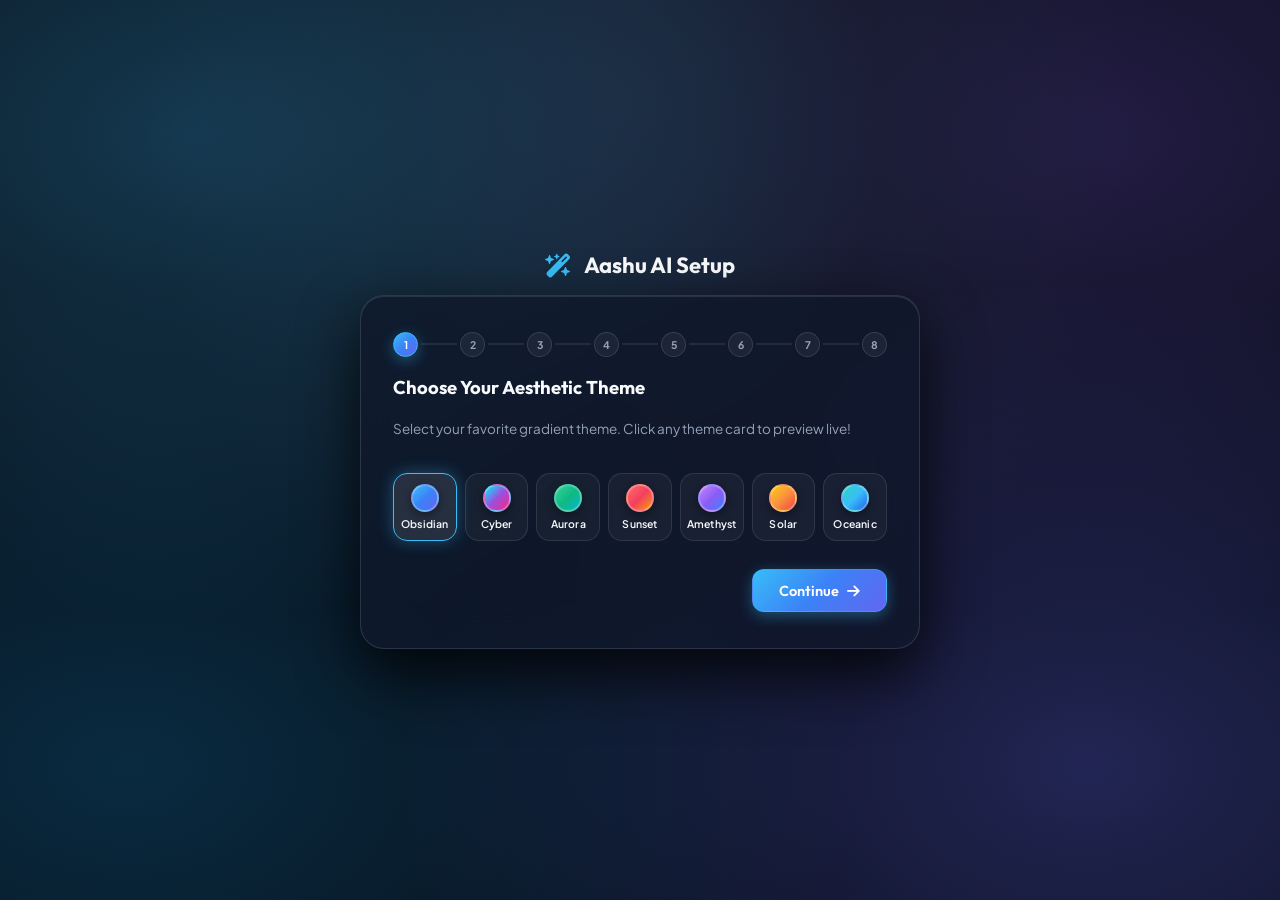
<file: public/onboarding.html>
<!DOCTYPE html>
<html lang="en">
<head>
    <meta charset="UTF-8">
    <meta name="viewport" content="width=device-width, initial-scale=1.0">
    <title>Welcome to Aashu AI — Personal Setup</title>
    <!-- Google Fonts -->
    <link rel="preconnect" href="https://fonts.googleapis.com">
    <link rel="preconnect" href="https://fonts.gstatic.com" crossorigin>
    <link href="https://fonts.googleapis.com/css2?family=Outfit:wght@400;500;600;700;800&family=Plus+Jakarta+Sans:wght@400;500;600;700&display=swap" rel="stylesheet">
    <!-- FontAwesome 6 -->
    <link rel="stylesheet" href="https://cdnjs.cloudflare.com/ajax/libs/font-awesome/6.5.1/css/all.min.css">
    <link rel="stylesheet" href="theme.css">
    <link rel="stylesheet" href="style.css">
    <style>
        :root {
            --bg-dark: #05070e;
            --accent-cyan: #00f2fe;
            --accent-blue: #4facfe;
            --accent-purple: #9d4edd;
            --accent-pink: #f72585;
            --text-main: #f8fafc;
            --text-muted: #94a3b8;
            --border-color: rgba(255, 255, 255, 0.1);
        }

        * {
            box-sizing: border-box;
            margin: 0; padding: 0;
        }

        body {
            font-family: 'Plus Jakarta Sans', sans-serif;
            background-color: #080c16;
            background-image: 
                radial-gradient(at 20% 20%, rgba(30, 41, 59, 0.5) 0px, transparent 50%),
                radial-gradient(at 80% 80%, rgba(15, 23, 42, 0.8) 0px, transparent 50%);
            color: var(--text-main);
            min-height: 100vh;
            display: flex;
            align-items: center;
            justify-content: center;
            padding: 20px;
            overflow-x: hidden;
        }

        .onboarding-card {
            width: 100%;
            max-width: 640px;
            background: rgba(15, 23, 42, 0.7);
            border: 1px solid rgba(255, 255, 255, 0.12);
            border-top: 1px solid rgba(255, 255, 255, 0.22);
            border-radius: 24px;
            padding: 36px 32px;
            backdrop-filter: blur(24px);
            -webkit-backdrop-filter: blur(24px);
            box-shadow: 
                0 25px 60px rgba(0, 0, 0, 0.8), 
                inset 0 1px 1px rgba(255, 255, 255, 0.12);
            position: relative;
            transition: all 0.3s cubic-bezier(0.16, 1, 0.3, 1);
        }

        .step-progress {
            display: flex;
            align-items: center;
            justify-content: space-between;
            margin-bottom: 18px;
        }

        .step-dot {
            width: 25px; height: 25px;
            border-radius: 50%;
            background: rgba(255, 255, 255, 0.05);
            border: 1px solid rgba(255, 255, 255, 0.12);
            display: flex; align-items: center; justify-content: center;
            font-size: 10.5px; font-weight: 700;
            color: var(--text-muted);
            transition: all 0.3s ease;
        }

        .step-dot.active {
            background: #2563eb;
            border-color: #3b82f6;
            color: #ffffff;
            box-shadow: 0 2px 8px rgba(37, 99, 235, 0.4);
        }

        .step-dot.completed {
            background: rgba(16, 185, 129, 0.15);
            border-color: #10b981;
            color: #10b981;
            font-size: 9.5px;
        }

        .step-line {
            flex: 1;
            height: 1.5px;
            background: rgba(255, 255, 255, 0.08);
            margin: 0 3px;
            transition: all 0.3s ease;
        }

        .step-line.active {
            background: #2563eb;
        }

        .step-content {
            display: none;
            flex-direction: column;
            gap: 20px;
        }

        .step-content.active {
            display: flex;
            animation: fadeInStep 0.25s ease-out forwards;
        }

        @keyframes fadeInStep {
            from { opacity: 0; transform: translateY(4px); }
            to   { opacity: 1; transform: translateY(0); }
        }

        .brand-header {
            display: flex;
            align-items: center;
            gap: 12px;
            margin-bottom: 6px;
        }

        .brand-header i {
            font-size: 24px;
            color: #3b82f6;
        }

        .brand-header h1 {
            font-family: 'Outfit', sans-serif;
            font-size: 20px;
            font-weight: 700;
        }

        .step-title {
            font-family: 'Outfit', sans-serif;
            font-size: 18.5px;
            font-weight: 700;
            color: var(--text-main);
        }

        .step-subtitle {
            font-size: 13.5px;
            color: var(--text-muted);
            line-height: 1.5;
        }

        .input-field-group {
            display: flex;
            flex-direction: column;
            gap: 8px;
        }

        .input-field-group label {
            font-size: 12px;
            font-weight: 600;
            color: #94a3b8;
            text-transform: uppercase;
            letter-spacing: 0.5px;
        }

        .input-field-group input[type="text"] {
            text-transform: capitalize;
        }

        .input-field-group input, .input-field-group textarea {
            background: rgba(255, 255, 255, 0.03);
            border: 1px solid rgba(255, 255, 255, 0.12);
            border-radius: 14px;
            padding: 14px 18px;
            color: var(--text-main);
            font-family: inherit;
            font-size: 15px;
            outline: none;
            box-shadow: inset 0 2px 4px rgba(0, 0, 0, 0.3);
            transition: all 0.2s ease;
        }

        .input-field-group select {
            background-color: var(--bg-card, #0d1324) !important;
            color: var(--text-main, #f8fafc) !important;
            border: 1px solid rgba(255, 255, 255, 0.18) !important;
            border-radius: 14px;
            padding: 14px 42px 14px 18px !important;
            font-family: inherit;
            font-size: 14.5px;
            font-weight: 500;
            outline: none;
            cursor: pointer;
            appearance: none;
            -webkit-appearance: none;
            background-image: url("data:image/svg+xml;charset=UTF-8,%3csvg xmlns='http://www.w3.org/2000/svg' viewBox='0 0 24 24' fill='none' stroke='%2394a3b8' stroke-width='2' stroke-linecap='round' stroke-linejoin='round'%3e%3cpolyline points='6 9 12 15 18 9'%3e%3c/polyline%3e%3c/svg%3e") !important;
            background-repeat: no-repeat !important;
            background-position: right 16px center !important;
            background-size: 16px !important;
            transition: all 0.2s ease;
        }

        .input-field-group select option {
            background: #0f172a !important;
            color: #f8fafc !important;
            padding: 10px;
        }

        .input-field-group input:focus, .input-field-group select:focus, .input-field-group textarea:focus {
            border-color: var(--accent-primary, rgba(59, 130, 246, 0.6));
            box-shadow: 0 0 0 3px var(--accent-glow, rgba(59, 130, 246, 0.15));
        }

        .chips-grid {
            display: flex;
            flex-wrap: wrap;
            gap: 8px;
        }

        .chip-option {
            background: rgba(255, 255, 255, 0.04);
            border: 1px solid rgba(255, 255, 255, 0.1);
            color: var(--text-main);
            border-radius: 20px;
            padding: 8px 16px;
            font-size: 13px;
            font-weight: 500;
            cursor: pointer;
            transition: all 0.2s ease;
            display: flex; align-items: center; gap: 6px;
        }

        .chip-option:hover {
            border-color: rgba(255, 255, 255, 0.25);
            background: rgba(255, 255, 255, 0.08);
        }

        .chip-option.selected {
            background: rgba(59, 130, 246, 0.18);
            border-color: #3b82f6;
            color: #60a5fa;
        }

        /* AI Quick Suggestion Chips */
        .suggestion-box {
            margin-top: 10px;
        }

        .suggestion-label {
            font-size: 11px;
            font-weight: 700;
            color: var(--accent-primary);
            margin-bottom: 8px;
            display: flex;
            align-items: center;
            gap: 6px;
            text-transform: uppercase;
            letter-spacing: 0.5px;
        }

        .suggestion-chips-group {
            display: flex;
            flex-wrap: wrap;
            gap: 6px;
        }

        .sugg-chip {
            background: rgba(255, 255, 255, 0.04);
            border: 1px solid rgba(255, 255, 255, 0.12);
            color: var(--text-muted);
            border-radius: 20px;
            padding: 6px 13px;
            font-size: 12px;
            font-weight: 500;
            cursor: pointer;
            transition: all 0.2s ease;
            user-select: none;
            display: inline-flex;
            align-items: center;
            gap: 6px;
        }

        .sugg-chip:hover {
            background: rgba(255, 255, 255, 0.1);
            border-color: var(--accent-primary);
            color: var(--text-main);
            transform: translateY(-1px);
        }

        .sugg-chip.selected {
            background: var(--chip-selected) !important;
            border-color: var(--chip-selected-border) !important;
            color: var(--chip-selected-text) !important;
            font-weight: 600;
            box-shadow: 0 2px 10px var(--accent-glow);
        }

        /* AI Contextual Sub-Suggestions Box */
        .sub-suggestion-box {
            margin-top: 10px;
            padding: 10px 14px;
            background: rgba(255, 255, 255, 0.03);
            border: 1px dashed rgba(255, 255, 255, 0.18);
            border-radius: 14px;
            display: none;
            animation: fadeInStep 0.25s ease;
        }

        .sub-suggestion-label {
            font-size: 10.5px;
            font-weight: 700;
            color: var(--accent-primary);
            margin-bottom: 8px;
            display: flex;
            align-items: center;
            gap: 6px;
            text-transform: uppercase;
            letter-spacing: 0.5px;
        }

        .sugg-chip.sub-chip {
            background: rgba(56, 189, 248, 0.06);
            border: 1px solid rgba(56, 189, 248, 0.2);
            color: #7dd3fc;
            font-size: 11.5px;
            padding: 5px 11px;
        }

        .sugg-chip.sub-chip:hover {
            background: rgba(56, 189, 248, 0.16);
            border-color: var(--accent-primary);
            color: #ffffff;
        }

        .sugg-chip.sub-chip.selected {
            background: rgba(56, 189, 248, 0.25) !important;
            border-color: var(--accent-primary) !important;
            color: #ffffff !important;
            box-shadow: 0 2px 8px var(--accent-glow);
        }

        .step-actions {
            display: flex;
            align-items: center;
            justify-content: space-between;
            margin-top: 28px;
        }

        .btn-nav {
            background: rgba(255, 255, 255, 0.05);
            border: 1px solid rgba(255, 255, 255, 0.1);
            color: var(--text-muted);
            border-radius: 12px;
            padding: 11px 22px;
            font-size: 14px; font-weight: 600;
            cursor: pointer; transition: all 0.2s ease;
            display: flex; align-items: center; gap: 8px;
        }

        .btn-nav:hover {
            background: rgba(255, 255, 255, 0.1);
            color: var(--text-main);
        }

        .btn-next {
            background: linear-gradient(135deg, #2563eb, #3b82f6);
            border: 1px solid rgba(255, 255, 255, 0.15);
            color: #ffffff;
            border-radius: 12px;
            padding: 11px 26px;
            font-size: 14.5px; font-weight: 600;
            font-family: 'Outfit', sans-serif;
            cursor: pointer; transition: all 0.2s ease;
            display: flex; align-items: center; gap: 8px;
            box-shadow: 0 4px 14px rgba(37, 99, 235, 0.35);
        }

        .btn-next:hover {
            background: linear-gradient(135deg, #1d4ed8, #2563eb);
            box-shadow: 0 6px 18px rgba(37, 99, 235, 0.45);
        }

        /* Success Screen */
        .saving-overlay {
            display: none;
            flex-direction: column;
            align-items: center;
            justify-content: center;
            text-align: center;
            gap: 16px;
            padding: 20px 0;
        }

        .saving-spinner {
            font-size: 42px;
            color: var(--accent-cyan);
            animation: spin 1.2s linear infinite;
        }

        @keyframes spin { 100% { transform: rotate(360deg); } }

        .success-icon {
            font-size: 56px;
            color: #10b981;
            animation: popIn 0.4s cubic-bezier(0.175, 0.885, 0.32, 1.275);
        }

        @keyframes popIn { from { transform: scale(0.4); opacity: 0; } to { transform: scale(1); opacity: 1; } }
    </style>
</head>
<body>

    <div class="onboarding-container" style="width: 100%; max-width: 560px; display: flex; flex-direction: column; align-items: center;">
        
        <!-- Brand Header (Outside Top of Box) -->
        <div class="brand-header" style="margin-bottom: 16px; justify-content: center;">
            <i class="fa-solid fa-wand-magic-sparkles"></i>
            <h1 style="font-size: 22px;">Aashu AI Setup</h1>
        </div>

        <div class="onboarding-card" style="width: 100%;">
            
            <!-- Step Progress Bar (8 Steps) -->
            <div class="step-progress" id="step-progress-bar">
            <div class="step-dot active" id="dot-1">1</div>
            <div class="step-line" id="line-1"></div>
            <div class="step-dot" id="dot-2">2</div>
            <div class="step-line" id="line-2"></div>
            <div class="step-dot" id="dot-3">3</div>
            <div class="step-line" id="line-3"></div>
            <div class="step-dot" id="dot-4">4</div>
            <div class="step-line" id="line-4"></div>
            <div class="step-dot" id="dot-5">5</div>
            <div class="step-line" id="line-5"></div>
            <div class="step-dot" id="dot-6">6</div>
            <div class="step-line" id="line-6"></div>
            <div class="step-dot" id="dot-7">7</div>
            <div class="step-line" id="line-7"></div>
            <div class="step-dot" id="dot-8">8</div>
        </div>

        <!-- STEP 1: Theme Selection -->
        <div class="step-content active" id="step-1">
            <h2 class="step-title">Choose Your Aesthetic Theme</h2>
            <p class="step-subtitle">Select your favorite gradient theme. Click any theme card to preview live!</p>
            
            <div class="theme-selector-grid" id="onboarding-theme-grid">
                <div class="theme-card active" data-theme-id="obsidian">
                    <div class="theme-card-preview obsidian-preview"></div>
                    <span>Obsidian</span>
                </div>
                <div class="theme-card" data-theme-id="cyber">
                    <div class="theme-card-preview cyber-preview"></div>
                    <span>Cyber</span>
                </div>
                <div class="theme-card" data-theme-id="aurora">
                    <div class="theme-card-preview aurora-preview"></div>
                    <span>Aurora</span>
                </div>
                <div class="theme-card" data-theme-id="nebula">
                    <div class="theme-card-preview nebula-preview"></div>
                    <span>Sunset</span>
                </div>
                <div class="theme-card" data-theme-id="royal">
                    <div class="theme-card-preview royal-preview"></div>
                    <span>Amethyst</span>
                </div>
                <div class="theme-card" data-theme-id="solar">
                    <div class="theme-card-preview solar-preview"></div>
                    <span>Solar</span>
                </div>
                <div class="theme-card" data-theme-id="sapphire">
                    <div class="theme-card-preview sapphire-preview"></div>
                    <span>Oceanic</span>
                </div>
            </div>
        </div>

        <!-- STEP 2: Name & Nickname -->
        <div class="step-content" id="step-2">
            <h2 class="step-title">What should Aashu AI call you?</h2>
            <p class="step-subtitle">Please provide your full name and preferred nickname so your AI assistant addresses you properly.</p>
            
            <div class="input-field-group">
                <label for="user-fullname-input">Your Full Name</label>
                <input type="text" id="user-fullname-input" placeholder="e.g. Aashu Mishra" autocapitalize="words" autofocus />
            </div>

            <div class="input-field-group">
                <label for="user-nickname-input">Nickname / Call Name</label>
                <input type="text" id="user-nickname-input" placeholder="e.g. Aashu" autocapitalize="words" />
            </div>
        </div>

        <!-- STEP 3: Profession -->
        <div class="step-content" id="step-3">
            <h2 class="step-title">What do you do?</h2>
            <p class="step-subtitle">Tell Aashu AI your role, field of study, or occupation so it tailors technical depth to your needs.</p>

            <div class="input-field-group">
                <label for="user-role-input">Profession, Role or Study</label>
                <input type="text" id="user-role-input" placeholder="e.g. Full-stack Developer, Student, Designer, Founder..." autocapitalize="words" />
                <div class="suggestion-box">
                    <div class="suggestion-label"><i class="fa-solid fa-wand-magic-sparkles"></i> AI Quick Suggestions:</div>
                    <div class="suggestion-chips-group">
                        <span class="sugg-chip" data-target="user-role-input" data-val="Full-Stack Developer"><i class="fa-solid fa-code"></i> Full-Stack Developer</span>
                        <span class="sugg-chip" data-target="user-role-input" data-val="AI & ML Engineer"><i class="fa-solid fa-robot"></i> AI/ML Engineer</span>
                        <span class="sugg-chip" data-target="user-role-input" data-val="UI/UX Product Designer"><i class="fa-solid fa-pen-nib"></i> UI/UX Designer</span>
                        <span class="sugg-chip" data-target="user-role-input" data-val="Computer Science Student"><i class="fa-solid fa-graduation-cap"></i> CS Student</span>
                        <span class="sugg-chip" data-target="user-role-input" data-val="Tech Founder & Startup Lead"><i class="fa-solid fa-rocket"></i> Tech Founder</span>
                        <span class="sugg-chip" data-target="user-role-input" data-val="Software Engineer"><i class="fa-solid fa-bolt"></i> Software Engineer</span>
                    </div>
                </div>
                <div class="sub-suggestion-box" id="user-role-input-sub-box"></div>
            </div>
        </div>

        <!-- STEP 4: City / Location -->
        <div class="step-content" id="step-4">
            <h2 class="step-title">Where are you based?</h2>
            <p class="step-subtitle">Knowing your city or country helps Aashu AI customize local context, timezones, and region details.</p>

            <div class="input-field-group">
                <label for="user-city-input">City & Country</label>
                <input type="text" id="user-city-input" placeholder="e.g. Berlin, New Delhi, San Francisco..." autocapitalize="words" />
                <div class="suggestion-box">
                    <div class="suggestion-label"><i class="fa-solid fa-wand-magic-sparkles"></i> AI Quick Suggestions:</div>
                    <div class="suggestion-chips-group">
                        <span class="sugg-chip" data-target="user-city-input" data-val="New Delhi, India">New Delhi</span>
                        <span class="sugg-chip" data-target="user-city-input" data-val="Bengaluru, India">Bengaluru</span>
                        <span class="sugg-chip" data-target="user-city-input" data-val="Mumbai, India">Mumbai</span>
                        <span class="sugg-chip" data-target="user-city-input" data-val="San Francisco, USA">San Francisco</span>
                        <span class="sugg-chip" data-target="user-city-input" data-val="London, UK">London</span>
                        <span class="sugg-chip" data-target="user-city-input" data-val="Berlin, Germany">Berlin</span>
                    </div>
                </div>
                <div class="sub-suggestion-box" id="user-city-input-sub-box"></div>
            </div>
        </div>

        <!-- STEP 5: Daily Focus -->
        <div class="step-content" id="step-5">
            <h2 class="step-title">What is your primary daily focus?</h2>
            <p class="step-subtitle">What projects, goals, or tasks take up most of your day right now?</p>

            <div class="input-field-group">
                <label for="user-routine-input">Primary Daily Focus / Goal</label>
                <input type="text" id="user-routine-input" placeholder="e.g. Building web apps, preparing for exams, managing team..." autocapitalize="words" />
                <div class="suggestion-box">
                    <div class="suggestion-label"><i class="fa-solid fa-wand-magic-sparkles"></i> AI Quick Suggestions:</div>
                    <div class="suggestion-chips-group">
                        <span class="sugg-chip" data-target="user-routine-input" data-val="Building Web & AI Desktop Applications">Building AI Apps</span>
                        <span class="sugg-chip" data-target="user-routine-input" data-val="Studying CS & Preparing for Tech Interviews">CS & Tech Prep</span>
                        <span class="sugg-chip" data-target="user-routine-input" data-val="Managing Projects & Writing Clean Code">Projects & Code</span>
                        <span class="sugg-chip" data-target="user-routine-input" data-val="Scaling Startup Product & Growth">Scaling Startup</span>
                    </div>
                </div>
                <div class="sub-suggestion-box" id="user-routine-input-sub-box"></div>
            </div>
        </div>

        <!-- STEP 6: Interests & Hobbies -->
        <div class="step-content" id="step-6">
            <h2 class="step-title">What are your interests & hobbies?</h2>
            <p class="step-subtitle">Select topics you care about so Aashu AI understands your personal passions.</p>

            <div class="input-field-group">
                <label>Select Interest Chips</label>
                <div class="chips-grid" id="interest-chips">
                    <div class="chip-option" data-val="Coding & Tech"><i class="fa-solid fa-code"></i> Coding & Tech</div>
                    <div class="chip-option" data-val="Artificial Intelligence"><i class="fa-solid fa-robot"></i> AI & ML</div>
                    <div class="chip-option" data-val="Music & Guitar"><i class="fa-solid fa-music"></i> Music</div>
                    <div class="chip-option" data-val="Coffee & Teas"><i class="fa-solid fa-mug-hot"></i> Coffee & Tea</div>
                    <div class="chip-option" data-val="Fitness & Sports"><i class="fa-solid fa-dumbbell"></i> Fitness & Sports</div>
                    <div class="chip-option" data-val="Gaming"><i class="fa-solid fa-gamepad"></i> Gaming</div>
                </div>
            </div>

            <div class="input-field-group">
                <label for="user-hobbies-input">Other Hobbies / Favorite Things</label>
                <input type="text" id="user-hobbies-input" placeholder="e.g. Playing acoustic guitar, Iced Cappuccinos..." autocapitalize="words" />
                <div class="suggestion-box">
                    <div class="suggestion-label"><i class="fa-solid fa-wand-magic-sparkles"></i> AI Quick Suggestions:</div>
                    <div class="suggestion-chips-group">
                        <span class="sugg-chip" data-target="user-hobbies-input" data-val="Playing Acoustic Guitar & Music Production">Acoustic Guitar</span>
                        <span class="sugg-chip" data-target="user-hobbies-input" data-val="Brewing Iced Coffee & Exploring Cafes">Iced Coffee</span>
                        <span class="sugg-chip" data-target="user-hobbies-input" data-val="Competitive PC Gaming & Esports">PC Gaming</span>
                        <span class="sugg-chip" data-target="user-hobbies-input" data-val="Reading Sci-Fi & Tech Blogs">Sci-Fi Books</span>
                    </div>
                </div>
                <div class="sub-suggestion-box" id="user-hobbies-input-sub-box"></div>
            </div>
        </div>

        <!-- STEP 7: AI Communication Tone & Wake Word -->
        <div class="step-content" id="step-7">
            <h2 class="step-title">AI Tone & Hands-Free Activation</h2>
            <p class="step-subtitle">Choose how Aashu AI speaks with you and set your custom wake word phrase.</p>

            <div class="input-field-group">
                <label for="ai-tone-select">Preferred AI Response Tone</label>
                <select id="ai-tone-select">
                    <option value="Direct, concise, and smart">Direct, Concise & Smart</option>
                    <option value="Warm, friendly, and conversational">Warm, Friendly & Conversational</option>
                    <option value="Technical and highly detailed">Technical Expert & Detailed</option>
                </select>
            </div>

            <div class="input-field-group">
                <label for="onboard-wakeword-input">Hands-Free Wake Phrase</label>
                <input type="text" id="onboard-wakeword-input" value="Hey Aashu" placeholder="e.g. Hey Aashu, Jarvis..." />
                <div class="suggestion-box">
                    <div class="suggestion-label"><i class="fa-solid fa-wand-magic-sparkles"></i> AI Quick Suggestions:</div>
                    <div class="suggestion-chips-group">
                        <span class="sugg-chip" data-target="onboard-wakeword-input" data-val="Hey Aashu">Hey Aashu</span>
                        <span class="sugg-chip" data-target="onboard-wakeword-input" data-val="Aashu AI">Aashu AI</span>
                        <span class="sugg-chip" data-target="onboard-wakeword-input" data-val="Jarvis">Jarvis</span>
                        <span class="sugg-chip" data-target="onboard-wakeword-input" data-val="Genius">Genius</span>
                    </div>
                </div>
            </div>
        </div>

        <!-- STEP 8: Security Password / PIN -->
        <div class="step-content" id="step-8">
            <h2 class="step-title"><i class="fa-solid fa-shield-halved text-cyan"></i> Secure Your Aashu AI</h2>
            <p class="step-subtitle">Set up a security Password or PIN to lock your assistant and keep your private memory database safe.</p>

            <div class="input-field-group">
                <label for="app-password-input">Security Password / PIN (Optional)</label>
                <input type="password" id="app-password-input" placeholder="Enter password (e.g. 1234 or SecretPass)" />
            </div>

            <div class="input-field-group">
                <label for="app-password-confirm">Confirm Password / PIN</label>
                <input type="password" id="app-password-confirm" placeholder="Re-enter your password to confirm" />
            </div>
            
            <p style="font-size:12px; color:var(--text-muted); margin-top: -4px;"><i class="fa-solid fa-lock text-cyan"></i> Leave blank if you don't want password protection.</p>
        </div>

        <!-- SAVING / SUCCESS OVERLAY -->
        <div class="saving-overlay" id="saving-overlay">
            <div id="saving-status-box">
                <i class="fa-solid fa-circle-notch saving-spinner" id="status-icon"></i>
                <h2 style="font-family:'Outfit',sans-serif; margin-top: 14px;" id="saving-heading">Embedding Memories...</h2>
                <p style="color:var(--text-muted); font-size: 13.5px; margin-top: 6px;" id="saving-subtext">Storing your personal facts into local Vector Database...</p>
            </div>
        </div>

        <!-- Step Action Buttons -->
        <div class="step-actions" id="step-actions">
            <button class="btn-nav" id="prev-btn" style="visibility: hidden;">
                <i class="fa-solid fa-arrow-left"></i> Back
            </button>
            <button class="btn-next" id="next-btn">
                <span>Continue</span> <i class="fa-solid fa-arrow-right"></i>
            </button>
        </div>

    </div>
    </div>

    <script>
        window.showToast = function(message, type = 'info', duration = 3200) {
            let container = document.getElementById('toast-container');
            if (!container) {
                container = document.createElement('div');
                container.id = 'toast-container';
                container.className = 'toast-container';
                document.body.appendChild(container);
            }

            const toast = document.createElement('div');
            toast.className = `toast-item toast-${type}`;

            let iconClass = 'fa-circle-info';
            if (type === 'success') iconClass = 'fa-circle-check';
            else if (type === 'error') iconClass = 'fa-circle-exclamation';
            else if (type === 'warning') iconClass = 'fa-triangle-exclamation';

            const safeMsg = (typeof message === 'string') ? message : String(message);

            toast.innerHTML = `
                <i class="fa-solid ${iconClass} toast-icon"></i>
                <span class="toast-message">${safeMsg}</span>
                <button class="toast-close-btn" onclick="this.parentElement.remove()">&times;</button>
            `;

            container.appendChild(toast);

            setTimeout(() => {
                toast.classList.add('toast-hiding');
                setTimeout(() => {
                    if (toast.parentElement) toast.remove();
                }, 300);
            }, duration);
        };

        let currentStep = 1;
        const totalSteps = 8;
        let selectedTheme = localStorage.getItem('aashu_theme') || 'obsidian';

        // Apply initial theme
        document.body.setAttribute('data-theme', selectedTheme);

        // Elements
        const prevBtn = document.getElementById('prev-btn');
        const nextBtn = document.getElementById('next-btn');
        const stepActions = document.getElementById('step-actions');
        const savingOverlay = document.getElementById('saving-overlay');

        // Theme card selection
        document.querySelectorAll('#onboarding-theme-grid .theme-card').forEach(card => {
            if (card.dataset.themeId === selectedTheme) {
                document.querySelectorAll('#onboarding-theme-grid .theme-card').forEach(c => c.classList.remove('active'));
                card.classList.add('active');
            }
            card.addEventListener('click', () => {
                document.querySelectorAll('#onboarding-theme-grid .theme-card').forEach(c => c.classList.remove('active'));
                card.classList.add('active');
                selectedTheme = card.dataset.themeId;
                document.body.setAttribute('data-theme', selectedTheme);
                localStorage.setItem('aashu_theme', selectedTheme);
            });
        });

        // Interest chips select toggle
        document.querySelectorAll('.chip-option').forEach(chip => {
            chip.addEventListener('click', () => {
                chip.classList.toggle('selected');
            });
        });

        // Dictionary of Contextual AI Sub-Suggestions
        const AI_SUB_SUGGESTIONS = {
            'Full-Stack Developer': ['React & Next.js', 'Node.js & Axum', 'Tauri & Rust', 'REST & GraphQL', 'SQL & Vector DBs'],
            'AI & ML Engineer': ['PyTorch & Python', 'LLMs & RAG', 'Vector DBs (Qdrant)', 'Prompt Engineering', 'Model Fine-Tuning'],
            'UI/UX Product Designer': ['Figma Systems', 'Framer Animations', 'Glassmorphism UI', 'User Research', 'CSS Architecture'],
            'Computer Science Student': ['Algorithms & Data Structures', 'Full-Stack Web', 'AI Fundamentals', 'Hackathons'],
            'Tech Founder & Startup Lead': ['Product Roadmap', 'MVP Architecture', 'AI Integration', 'Team Leadership'],
            'Software Engineer': ['Clean Architecture', 'System Design', 'CI/CD Pipelines', 'Git Workflows', 'Performance'],

            'New Delhi, India': ['Gurugram Tech Park', 'Noida Cyber City', 'Delhi NCR Hub'],
            'Bengaluru, India': ['Koramangala Hub', 'Indiranagar', 'HSR Layout Tech Corridor'],
            'Mumbai, India': ['BKC Financial District', 'Powai Tech Hub', 'South Mumbai'],
            'San Francisco, USA': ['Silicon Valley', 'Bay Area AI Hub', 'SOMA District'],
            'London, UK': ['Tech City Shoreditch', 'Canary Wharf', 'Oxford Circus Tech'],
            'Berlin, Germany': ['Mitte Tech Hub', 'Kreuzberg Startup Zone', 'Berlin AI Campus'],

            'Building Web & AI Desktop Applications': ['Tauri Native Apps', 'Web Interfaces', 'Voice AI Integration'],
            'Studying CS & Preparing for Tech Interviews': ['System Design', 'LeetCode Algorithms', 'Project Portfolios'],
            'Managing Projects & Writing Clean Code': ['Code Reviews', 'Sprint Planning', 'Agile Architecture'],

            'Playing Acoustic Guitar & Music Production': ['Fingerstyle', 'Music Theory', 'DAW Recording'],
            'Brewing Iced Coffee & Exploring Cafes': ['Cold Brew', 'Espresso Roasts', 'Specialty Cafes'],
            'Competitive PC Gaming & Esports': ['Tactical FPS', 'Custom PC Building', 'Steam Gaming']
        };

        // Multi-select + Comma Appender + Dynamic AI Sub-suggestions
        function toggleChipSelection(chip) {
            const targetId = chip.dataset.target;
            const inputEl = document.getElementById(targetId);
            if (!inputEl) return;

            const val = chip.dataset.val;

            // Parse current input value into array of items
            let currentItems = inputEl.value
                .split(',')
                .map(s => s.trim())
                .filter(s => s.length > 0);

            const isSelected = chip.classList.contains('selected');

            if (isSelected) {
                // Deselect / Remove item
                currentItems = currentItems.filter(item => item.toLowerCase() !== val.toLowerCase());
                chip.classList.remove('selected');
            } else {
                // Select / Append item if not present
                if (!currentItems.some(item => item.toLowerCase() === val.toLowerCase())) {
                    currentItems.push(val);
                }
                chip.classList.add('selected');
            }

            // Format items and join with comma
            inputEl.value = currentItems.map(s => titleCase(s)).join(', ');
            inputEl.focus();

            // Render Sub-Suggestions if available for selected chip
            renderSubSuggestions(targetId, currentItems);
        }

        function renderSubSuggestions(targetId, currentItems) {
            const subBox = document.getElementById(`${targetId}-sub-box`);
            if (!subBox) return;

            // Gather all sub-suggestions for active items in targetInput
            let activeSubItems = [];
            currentItems.forEach(item => {
                for (let key in AI_SUB_SUGGESTIONS) {
                    if (key.toLowerCase() === item.toLowerCase()) {
                        activeSubItems = activeSubItems.concat(AI_SUB_SUGGESTIONS[key]);
                    }
                }
            });

            // Unique items
            activeSubItems = [...new Set(activeSubItems)];

            if (activeSubItems.length === 0) {
                subBox.style.display = 'none';
                subBox.innerHTML = '';
                return;
            }

            subBox.style.display = 'block';
            subBox.innerHTML = `
                <div class="sub-suggestion-label"><i class="fa-solid fa-sparkles text-cyan"></i> AI Recommended Related Tags:</div>
                <div class="suggestion-chips-group">
                    ${activeSubItems.map(subVal => {
                        const isSubSelected = currentItems.some(i => i.toLowerCase() === subVal.toLowerCase());
                        return `<span class="sugg-chip sub-chip ${isSubSelected ? 'selected' : ''}" data-target="${targetId}" data-val="${subVal}"><i class="fa-solid fa-plus" style="font-size:9px;"></i> ${subVal}</span>`;
                    }).join('')}
                </div>
            `;

            // Attach listeners to newly rendered sub-chips
            subBox.querySelectorAll('.sugg-chip').forEach(subChip => {
                subChip.addEventListener('click', (e) => {
                    e.stopPropagation();
                    toggleChipSelection(subChip);
                });
            });
        }

        // Attach listeners to main AI Suggestion Chips
        document.querySelectorAll('.sugg-chip:not(.sub-chip)').forEach(chip => {
            chip.addEventListener('click', () => {
                toggleChipSelection(chip);
            });
        });

        // Auto-capitalize first letter of each word in text inputs
        function titleCase(str) {
            return str.replace(/\b\w/g, char => char.toUpperCase());
        }

        document.querySelectorAll('input[type="text"]').forEach(input => {
            input.addEventListener('blur', () => {
                if (input.value) {
                    input.value = input.value.split(',').map(s => titleCase(s.trim())).join(', ');
                }
            });
        });

        function updateStepUI() {
            // Hide all steps
            for (let i = 1; i <= totalSteps; i++) {
                document.getElementById(`step-${i}`).classList.remove('active');
                const dot = document.getElementById(`dot-${i}`);
                if (i < currentStep) {
                    dot.className = 'step-dot completed';
                    dot.innerHTML = '<i class="fa-solid fa-check"></i>';
                } else if (i === currentStep) {
                    dot.className = 'step-dot active';
                    dot.textContent = i;
                } else {
                    dot.className = 'step-dot';
                    dot.textContent = i;
                }

                if (i < totalSteps) {
                    const line = document.getElementById(`line-${i}`);
                    if (i < currentStep) line.classList.add('active');
                    else line.classList.remove('active');
                }
            }

            const activeContent = document.getElementById(`step-${currentStep}`);
            activeContent.classList.add('active');
            
            // Focus on input in active step
            const focusInput = activeContent.querySelector('input, select');
            if (focusInput) focusInput.focus();

            // Button label & back visibility
            prevBtn.style.visibility = currentStep === 1 ? 'hidden' : 'visible';
            if (currentStep === totalSteps) {
                nextBtn.innerHTML = '<span>Finish & Connect</span> <i class="fa-solid fa-bolt"></i>';
            } else {
                nextBtn.innerHTML = '<span>Continue</span> <i class="fa-solid fa-arrow-right"></i>';
            }
        }

        prevBtn.addEventListener('click', () => {
            if (currentStep > 1) {
                currentStep--;
                updateStepUI();
            }
        });

        // Enter key to move to next step
        document.addEventListener('keydown', (e) => {
            if (e.key === 'Enter' && savingOverlay.style.display !== 'flex') {
                e.preventDefault();
                nextBtn.click();
            }
        });

        nextBtn.addEventListener('click', async () => {
            const fullName = document.getElementById('user-fullname-input').value.trim();
            const nickname = document.getElementById('user-nickname-input').value.trim();
            
            if (currentStep === 2 && !fullName && !nickname) {
                showToast("Please enter your name or nickname so Aashu AI knows who you are!", "warning");
                return;
            }

            if (currentStep === 8) {
                const pwd = document.getElementById('app-password-input').value;
                const pwdConfirm = document.getElementById('app-password-confirm').value;
                if (pwd !== pwdConfirm) {
                    showToast("Passwords do not match! Please verify your password entry.", "error");
                    return;
                }
            }

            if (currentStep < totalSteps) {
                currentStep++;
                updateStepUI();
            } else {
                await finishOnboarding();
            }
        });

        async function finishOnboarding() {
            stepActions.style.display = 'none';
            document.querySelectorAll('.step-content').forEach(s => s.style.display = 'none');
            document.getElementById('step-progress-bar').style.display = 'none';
            savingOverlay.style.display = 'flex';

            const fullName = titleCase(document.getElementById('user-fullname-input').value.trim());
            const nickname = titleCase(document.getElementById('user-nickname-input').value.trim() || fullName || 'User');
            const role = titleCase(document.getElementById('user-role-input').value.trim());
            const city = titleCase(document.getElementById('user-city-input').value.trim());
            const routine = document.getElementById('user-routine-input').value.trim();
            const customHobbies = document.getElementById('user-hobbies-input').value.trim();
            const tone = document.getElementById('ai-tone-select').value;
            const wakeWord = document.getElementById('onboard-wakeword-input').value.trim() || 'Hey Aashu';
            const appPassword = document.getElementById('app-password-input').value;

            // Selected chips
            const selectedChips = Array.from(document.querySelectorAll('.chip-option.selected'))
                .map(c => c.dataset.val);

            // Construct onboarding summary text to store into Vector DB
            let memoryText = `User's full name is ${fullName || nickname}. User's nickname/call name is ${nickname}. `;
            if (role) memoryText += `User works as ${role}. `;
            if (city) memoryText += `User lives in ${city}. `;
            if (routine) memoryText += `User's daily focus is ${routine}. `;
            if (selectedChips.length > 0) memoryText += `User's interests include ${selectedChips.join(', ')}. `;
            if (customHobbies) memoryText += `User's hobbies and preferences: ${customHobbies}. `;
            memoryText += `User prefers AI tone to be ${tone}.`;

            // Save in localStorage
            localStorage.setItem('aashu_user_onboarded', 'true');
            localStorage.setItem('aashu_user_name', nickname);
            if (fullName) localStorage.setItem('aashu_user_fullname', fullName);
            localStorage.setItem('aashu_wake_word', wakeWord.toLowerCase());

            // API Endpoint
            const API_BASE = (window.getApiBase && typeof window.getApiBase === 'function') 
                ? window.getApiBase() 
                : ((window.location.protocol === 'file:' || !window.location.port || window.location.hostname === 'tauri.localhost' || window.location.protocol === 'tauri:')
                    ? 'http://localhost:3000'
                    : window.location.origin);

            try {
                if (appPassword && appPassword.trim()) {
                    const cleanPwd = appPassword.trim();
                    sessionStorage.setItem('aashu_session_password', cleanPwd);
                    sessionStorage.setItem('aashu_session_token', cleanPwd);
                    localStorage.setItem('aashu_session_token', cleanPwd);
                    localStorage.setItem('aashu_session_password', cleanPwd);
                    // Post password first
                    await fetch(`${API_BASE}/api/set-password`, {
                        method: 'POST',
                        headers: { 'Content-Type': 'application/json' },
                        body: JSON.stringify({ password: cleanPwd })
                    });
                }

                const currentPwd = appPassword ? appPassword.trim() : (sessionStorage.getItem('aashu_session_password') || localStorage.getItem('aashu_session_token') || '');

                // Post memories
                await fetch(`${API_BASE}/api/remember`, {
                    method: 'POST',
                    headers: { 
                        'Content-Type': 'application/json',
                        'x-app-password': currentPwd,
                        'Authorization': `Bearer ${currentPwd}`
                    },
                    body: JSON.stringify({ text: memoryText })
                });

                document.getElementById('status-icon').className = 'fa-solid fa-circle-check success-icon';
                document.getElementById('saving-heading').textContent = `Welcome, ${nickname}!`;
                document.getElementById('saving-subtext').textContent = 'Your memories and security password are saved. Connecting...';

                setTimeout(() => {
                    window.location.href = 'index.html';
                }, 1400);

            } catch (err) {
                console.warn("API save error during onboarding:", err);
                document.getElementById('status-icon').className = 'fa-solid fa-circle-check success-icon';
                document.getElementById('saving-heading').textContent = `Welcome, ${nickname}!`;
                document.getElementById('saving-subtext').textContent = 'Redirecting to your personal interface...';

                setTimeout(() => {
                    window.location.href = 'index.html';
                }, 1400);
            }
        }
    </script>
</body>
</html>
</file>
<file: public/theme.css>
/* ==========================================================================
   Aashu AI — 7 Dynamic Ultra-Rich Gradient Themes (theme.css)
   ========================================================================== */

/* 1. OBSIDIAN DARK (Minimalist Dark Slate, Electric Blue & Violet Cyan) */
[data-theme="obsidian"], body:not([data-theme]) {
    --bg-dark: #080c16;
    --bg-mesh: radial-gradient(at 15% 15%, rgba(56, 189, 248, 0.25) 0px, transparent 45%), 
               radial-gradient(at 85% 85%, rgba(99, 102, 241, 0.28) 0px, transparent 45%), 
               radial-gradient(at 50% 10%, rgba(30, 41, 59, 0.65) 0px, transparent 55%),
               radial-gradient(at 10% 85%, rgba(14, 165, 233, 0.2) 0px, transparent 45%),
               radial-gradient(at 85% 15%, rgba(139, 92, 246, 0.2) 0px, transparent 45%);
    --bg-card: rgba(15, 23, 42, 0.75);
    --border-color: rgba(255, 255, 255, 0.12);
    --border-highlight: rgba(56, 189, 248, 0.35);
    --accent-primary: #38bdf8;
    --accent-gradient: linear-gradient(135deg, #38bdf8 0%, #3b82f6 50%, #6366f1 100%);
    --accent-glow: rgba(56, 189, 248, 0.35);
    --text-main: #f8fafc;
    --text-muted: #94a3b8;
    --chip-bg: rgba(255, 255, 255, 0.04);
    --chip-selected: rgba(56, 189, 248, 0.18);
    --chip-selected-border: #38bdf8;
    --chip-selected-text: #38bdf8;
}

/* 2. CYBERPUNK NEON (Electric Cyan, Violet Purple & Hot Pink Glow) */
[data-theme="cyber"] {
    --bg-dark: #050714;
    --bg-mesh: radial-gradient(at 10% 15%, rgba(0, 242, 254, 0.32) 0px, transparent 45%), 
               radial-gradient(at 85% 85%, rgba(247, 37, 133, 0.32) 0px, transparent 45%), 
               radial-gradient(at 50% 50%, rgba(157, 78, 221, 0.28) 0px, transparent 55%),
               radial-gradient(at 80% 20%, rgba(59, 130, 246, 0.25) 0px, transparent 45%),
               radial-gradient(at 20% 80%, rgba(255, 0, 110, 0.22) 0px, transparent 45%);
    --bg-card: rgba(13, 19, 36, 0.68);
    --border-color: rgba(0, 242, 254, 0.28);
    --border-highlight: rgba(247, 37, 133, 0.48);
    --accent-primary: #00f2fe;
    --accent-gradient: linear-gradient(135deg, #00f2fe 0%, #3b82f6 35%, #9d4edd 70%, #f72585 100%);
    --accent-glow: rgba(0, 242, 254, 0.42);
    --text-main: #ffffff;
    --text-muted: #a5f3fc;
    --chip-bg: rgba(0, 242, 254, 0.05);
    --chip-selected: rgba(0, 242, 254, 0.22);
    --chip-selected-border: #00f2fe;
    --chip-selected-text: #00f2fe;
}

/* 3. MIDNIGHT AURORA (Northern Lights Emerald, Mint & Cyan Sapphire) */
[data-theme="aurora"] {
    --bg-dark: #041210;
    --bg-mesh: radial-gradient(at 15% 20%, rgba(52, 211, 153, 0.34) 0px, transparent 45%), 
               radial-gradient(at 85% 80%, rgba(6, 182, 212, 0.32) 0px, transparent 45%), 
               radial-gradient(at 50% 50%, rgba(16, 185, 129, 0.25) 0px, transparent 55%),
               radial-gradient(at 75% 20%, rgba(59, 130, 246, 0.22) 0px, transparent 45%),
               radial-gradient(at 20% 80%, rgba(16, 185, 129, 0.2) 0px, transparent 45%);
    --bg-card: rgba(6, 30, 26, 0.72);
    --border-color: rgba(52, 211, 153, 0.28);
    --border-highlight: rgba(6, 182, 212, 0.48);
    --accent-primary: #34d399;
    --accent-gradient: linear-gradient(135deg, #34d399 0%, #10b981 35%, #06b6d4 70%, #3b82f6 100%);
    --accent-glow: rgba(52, 211, 153, 0.42);
    --text-main: #f0fdf4;
    --text-muted: #99f6e4;
    --chip-bg: rgba(52, 211, 153, 0.05);
    --chip-selected: rgba(52, 211, 153, 0.22);
    --chip-selected-border: #34d399;
    --chip-selected-text: #34d399;
}

/* 4. COSMIC SUNSET (Crimson Twilight, Magenta & Amber Fire) */
[data-theme="nebula"] {
    --bg-dark: #12060a;
    --bg-mesh: radial-gradient(at 15% 15%, rgba(244, 63, 94, 0.35) 0px, transparent 45%), 
               radial-gradient(at 85% 85%, rgba(245, 158, 11, 0.32) 0px, transparent 45%), 
               radial-gradient(at 50% 50%, rgba(217, 70, 239, 0.28) 0px, transparent 55%),
               radial-gradient(at 80% 15%, rgba(255, 107, 107, 0.25) 0px, transparent 45%),
               radial-gradient(at 20% 80%, rgba(225, 29, 72, 0.22) 0px, transparent 45%);
    --bg-card: rgba(30, 10, 18, 0.72);
    --border-color: rgba(244, 63, 94, 0.3);
    --border-highlight: rgba(245, 158, 11, 0.48);
    --accent-primary: #ff6b6b;
    --accent-gradient: linear-gradient(135deg, #ff6b6b 0%, #f43f5e 35%, #d946ef 70%, #f59e0b 100%);
    --accent-glow: rgba(255, 107, 107, 0.42);
    --text-main: #fff1f2;
    --text-muted: #fbcfe8;
    --chip-bg: rgba(244, 63, 94, 0.05);
    --chip-selected: rgba(244, 63, 94, 0.22);
    --chip-selected-border: #ff6b6b;
    --chip-selected-text: #ff6b6b;
}

/* 5. ROYAL AMETHYST (Lavender Orchid, Amethyst Violet & Indigo Sapphire) */
[data-theme="royal"] {
    --bg-dark: #0b0718;
    --bg-mesh: radial-gradient(at 15% 15%, rgba(192, 132, 252, 0.35) 0px, transparent 45%), 
               radial-gradient(at 85% 85%, rgba(99, 102, 241, 0.32) 0px, transparent 45%), 
               radial-gradient(at 50% 50%, rgba(168, 85, 247, 0.28) 0px, transparent 55%),
               radial-gradient(at 75% 20%, rgba(59, 130, 246, 0.24) 0px, transparent 45%),
               radial-gradient(at 20% 80%, rgba(217, 70, 239, 0.22) 0px, transparent 45%);
    --bg-card: rgba(20, 14, 38, 0.74);
    --border-color: rgba(192, 132, 252, 0.3);
    --border-highlight: rgba(168, 85, 247, 0.48);
    --accent-primary: #c084fc;
    --accent-gradient: linear-gradient(135deg, #c084fc 0%, #a855f7 35%, #8b5cf6 70%, #3b82f6 100%);
    --accent-glow: rgba(192, 132, 252, 0.42);
    --text-main: #f5f3ff;
    --text-muted: #ddd6fe;
    --chip-bg: rgba(192, 132, 252, 0.05);
    --chip-selected: rgba(192, 132, 252, 0.22);
    --chip-selected-border: #c084fc;
    --chip-selected-text: #c084fc;
}

/* 6. SOLAR FLARE (Electric Gold Amber, Fiery Crimson & Neon Orange) */
[data-theme="solar"] {
    --bg-dark: #140b04;
    --bg-mesh: radial-gradient(at 15% 15%, rgba(251, 146, 60, 0.35) 0px, transparent 45%), 
               radial-gradient(at 85% 85%, rgba(234, 179, 8, 0.32) 0px, transparent 45%), 
               radial-gradient(at 50% 50%, rgba(239, 68, 68, 0.28) 0px, transparent 55%),
               radial-gradient(at 80% 20%, rgba(249, 115, 22, 0.24) 0px, transparent 45%),
               radial-gradient(at 20% 80%, rgba(245, 158, 11, 0.22) 0px, transparent 45%);
    --bg-card: rgba(32, 16, 8, 0.74);
    --border-color: rgba(251, 146, 60, 0.3);
    --border-highlight: rgba(234, 179, 8, 0.48);
    --accent-primary: #fb923c;
    --accent-gradient: linear-gradient(135deg, #facc15 0%, #fb923c 35%, #ef4444 70%, #dc2626 100%);
    --accent-glow: rgba(251, 146, 60, 0.42);
    --text-main: #fff7ed;
    --text-muted: #fed7aa;
    --chip-bg: rgba(251, 146, 60, 0.05);
    --chip-selected: rgba(251, 146, 60, 0.22);
    --chip-selected-border: #fb923c;
    --chip-selected-text: #fb923c;
}

/* 7. OCEANIC ICE (Aquamarine Cyan, Sapphire Blue & Ice Mint) */
[data-theme="sapphire"] {
    --bg-dark: #03131a;
    --bg-mesh: radial-gradient(at 15% 15%, rgba(56, 189, 248, 0.35) 0px, transparent 45%), 
               radial-gradient(at 85% 85%, rgba(45, 212, 191, 0.32) 0px, transparent 45%), 
               radial-gradient(at 50% 50%, rgba(59, 130, 246, 0.28) 0px, transparent 55%),
               radial-gradient(at 80% 20%, rgba(14, 165, 233, 0.24) 0px, transparent 45%),
               radial-gradient(at 20% 80%, rgba(20, 184, 166, 0.22) 0px, transparent 45%);
    --bg-card: rgba(6, 28, 40, 0.74);
    --border-color: rgba(56, 189, 248, 0.3);
    --border-highlight: rgba(45, 212, 191, 0.48);
    --accent-primary: #38bdf8;
    --accent-gradient: linear-gradient(135deg, #2dd4bf 0%, #38bdf8 35%, #2563eb 70%, #1d4ed8 100%);
    --accent-glow: rgba(56, 189, 248, 0.42);
    --text-main: #f0f9ff;
    --text-muted: #bae6fd;
    --chip-bg: rgba(56, 189, 248, 0.05);
    --chip-selected: rgba(56, 189, 248, 0.22);
    --chip-selected-border: #38bdf8;
    --chip-selected-text: #38bdf8;
}

/* Global Applied Theme Styles */
body {
    background-color: var(--bg-dark) !important;
    background-image: var(--bg-mesh) !important;
    color: var(--text-main) !important;
    transition: background-color 0.3s ease, color 0.3s ease;
}

/* Onboarding & Modal Cards Theme Adaptation */
.onboarding-card, .modal-card, .settings-modal-card {
    background: var(--bg-card) !important;
    border-color: var(--border-color) !important;
    transition: background-color 0.3s ease, border-color 0.3s ease;
}

.brand-header i, .step-title span {
    color: var(--accent-primary) !important;
    transition: color 0.3s ease;
}

.step-dot.active {
    background: var(--accent-gradient) !important;
    border-color: var(--accent-primary) !important;
    color: #ffffff !important;
    box-shadow: 0 4px 14px var(--accent-glow) !important;
}

.step-line.active {
    background: var(--accent-gradient) !important;
}

.btn-next, .save-settings-btn {
    background: var(--accent-gradient) !important;
    border: 1px solid var(--border-highlight) !important;
    color: #ffffff !important;
    box-shadow: 0 4px 14px var(--accent-glow) !important;
}

.btn-next:hover, .save-settings-btn:hover {
    box-shadow: 0 6px 20px var(--accent-glow) !important;
}

.chip-option.selected {
    background: var(--chip-selected) !important;
    border-color: var(--chip-selected-border) !important;
    color: var(--chip-selected-text) !important;
}

/* Theme Selector Cards Grid (Used in Onboarding & Settings) */
.theme-selector-grid {
    display: grid;
    grid-template-columns: repeat(7, 1fr);
    gap: 8px;
    margin-top: 14px;
}

.theme-card {
    background: rgba(255, 255, 255, 0.04);
    border: 1.5px solid rgba(255, 255, 255, 0.1);
    border-radius: 14px;
    padding: 10px 4px;
    display: flex;
    flex-direction: column;
    align-items: center;
    gap: 6px;
    cursor: pointer;
    transition: border-color 0.2s ease, background-color 0.2s ease, box-shadow 0.2s ease, transform 0.2s ease;
    position: relative;
    user-select: none;
}

.theme-card:hover {
    transform: translateY(-2px);
    border-color: rgba(255, 255, 255, 0.3);
    background: rgba(255, 255, 255, 0.08);
}

.theme-card.active {
    border-color: var(--accent-primary) !important;
    box-shadow: 0 0 16px var(--accent-glow);
    background: rgba(255, 255, 255, 0.1);
}

.theme-card-preview {
    width: 28px;
    height: 28px;
    border-radius: 50%;
    border: 2px solid rgba(255, 255, 255, 0.25);
    box-shadow: 0 3px 10px rgba(0, 0, 0, 0.4);
}

.theme-card-preview.obsidian-preview {
    background: linear-gradient(135deg, #38bdf8 0%, #3b82f6 50%, #6366f1 100%);
}

.theme-card-preview.cyber-preview {
    background: linear-gradient(135deg, #00f2fe 0%, #9d4edd 50%, #f72585 100%);
}

.theme-card-preview.aurora-preview {
    background: linear-gradient(135deg, #34d399 0%, #10b981 50%, #06b6d4 100%);
}

.theme-card-preview.nebula-preview {
    background: linear-gradient(135deg, #ff6b6b 0%, #f43f5e 50%, #f59e0b 100%);
}

.theme-card-preview.royal-preview {
    background: linear-gradient(135deg, #c084fc 0%, #8b5cf6 50%, #3b82f6 100%);
}

.theme-card-preview.solar-preview {
    background: linear-gradient(135deg, #facc15 0%, #fb923c 50%, #ef4444 100%);
}

.theme-card-preview.sapphire-preview {
    background: linear-gradient(135deg, #2dd4bf 0%, #38bdf8 50%, #2563eb 100%);
}

.theme-card span {
    font-size: 10.5px;
    font-weight: 600;
    color: var(--text-main);
    text-align: center;
    line-height: 1.2;
    white-space: nowrap;
    letter-spacing: 0.2px;
}

/* Main Application UI Theme Adaptation */
.memory-sidebar {
    background: var(--bg-card) !important;
    border-right: 1px solid var(--border-color) !important;
    backdrop-filter: blur(24px) !important;
}

.fact-card {
    background: rgba(255, 255, 255, 0.04) !important;
    border-color: var(--border-color) !important;
}

.fact-card:hover {
    background: rgba(255, 255, 255, 0.08) !important;
    border-color: var(--border-highlight) !important;
    box-shadow: 0 4px 18px rgba(0, 0, 0, 0.4), 0 0 12px var(--accent-glow) !important;
}

.cat-filter-btn {
    background: rgba(255, 255, 255, 0.04);
    border: 1px solid var(--border-color);
    color: var(--text-muted);
}

.cat-filter-btn:hover, .cat-filter-btn.active {
    background: var(--chip-selected) !important;
    border-color: var(--chip-selected-border) !important;
    color: var(--chip-selected-text) !important;
}

.status-pill, .active-model-badge, .badge {
    background: var(--chip-bg) !important;
    border-color: var(--border-color) !important;
    color: var(--accent-primary) !important;
}

.top-menu-dropdown, .glass-panel {
    background: var(--bg-card) !important;
    border-color: var(--border-color) !important;
    backdrop-filter: blur(24px) !important;
}

select, select#model-selector, .menu-select-dropdown, .model-select-dropdown, .form-group input, .form-group textarea, .form-group select {
    background-color: var(--bg-card, #0d1324) !important;
    color: var(--text-main, #f8fafc) !important;
    border-color: var(--border-color, rgba(255, 255, 255, 0.2)) !important;
}

select option, select#model-selector option, .menu-select-dropdown option, .model-select-dropdown option, .form-group select option {
    background-color: #0d1324 !important;
    color: var(--text-main, #f8fafc) !important;
}

.menu-item-badge {
    color: var(--accent-primary) !important;
    background: var(--chip-selected) !important;
    border-color: var(--chip-selected-border) !important;
}

.unified-input-bar {
    background: transparent !important;
    border-top: none !important;
    backdrop-filter: none !important;
    box-shadow: none !important;
    padding: 8px 0 4px 0 !important;
}

.input-row {
    background: var(--bg-card) !important;
    border: 1.5px solid var(--border-color) !important;
    border-radius: 28px !important;
    padding: 6px 12px !important;
    backdrop-filter: blur(24px) !important;
    box-shadow: 0 10px 30px rgba(0, 0, 0, 0.45), 0 0 15px var(--accent-glow) !important;
    transition: all 0.25s ease !important;
}

.input-row:focus-within {
    border-color: var(--accent-primary) !important;
    box-shadow: 0 12px 35px rgba(0, 0, 0, 0.55), 0 0 25px var(--accent-glow) !important;
}

.app-footer {
    background: transparent !important;
    border-top: none !important;
    padding: 6px 0 14px 0 !important;
}

.mode-pill.active {
    background: var(--chip-selected) !important;
    border-color: var(--chip-selected-border) !important;
    color: var(--chip-selected-text) !important;
}

.mode-tab.active {
    background: var(--chip-selected) !important;
    border: 1px solid var(--chip-selected-border) !important;
    color: var(--chip-selected-text) !important;
    box-shadow: 0 4px 18px var(--accent-glow) !important;
}

.send-btn, .btn-hero {
    background: var(--accent-gradient) !important;
    color: #ffffff !important;
    box-shadow: 0 4px 16px var(--accent-glow) !important;
}

kbd {
    background: rgba(255, 255, 255, 0.06) !important;
    border: 1px solid var(--border-color) !important;
    padding: 2px 7px !important;
    border-radius: 6px !important;
    font-size: 11px !important;
    color: var(--accent-primary) !important;
    font-weight: 600 !important;
    box-shadow: 0 1px 4px rgba(0, 0, 0, 0.3) !important;
}

.welcome-title span, .text-cyan, .text-gold {
    color: var(--accent-primary) !important;
}
</file>
<file: public/style.css>
:root {
    --bg-dark: #04060d;
    --bg-card: rgba(15, 23, 42, 0.5);
    --bg-card-hover: rgba(25, 36, 60, 0.65);
    --border-color: rgba(255, 255, 255, 0.12);
    --border-glow: rgba(0, 242, 254, 0.4);
    --accent-cyan: #00f2fe;
    --accent-blue: #4facfe;
    --accent-purple: #9d4edd;
    --accent-pink: #f72585;
    --text-main: #f8fafc;
    --text-muted: #94a3b8;
    --font-heading: 'Outfit', -apple-system, BlinkMacSystemFont, sans-serif;
    --font-body: 'Inter', -apple-system, BlinkMacSystemFont, sans-serif;
}

/* Custom Sleek Dark Scrollbar */
::-webkit-scrollbar {
    width: 6px;
    height: 6px;
}
::-webkit-scrollbar-track {
    background: rgba(7, 10, 18, 0.6);
}
::-webkit-scrollbar-thumb {
    background: rgba(255, 255, 255, 0.12);
    border-radius: 10px;
}
::-webkit-scrollbar-thumb:hover {
    background: var(--accent-cyan);
}

* {
    box-sizing: border-box;
    margin: 0;
    padding: 0;
}

html, body {
    width: 100%;
    height: 100%;
    overflow: hidden;
    background-color: var(--bg-dark);
    background-image: 
        radial-gradient(at 0% 0%, rgba(79, 172, 254, 0.12) 0px, transparent 45%),
        radial-gradient(at 100% 100%, rgba(157, 78, 221, 0.12) 0px, transparent 45%),
        radial-gradient(at 50% 50%, rgba(0, 242, 254, 0.04) 0px, transparent 60%);
    color: var(--text-main);
    font-family: var(--font-body);
}

/* Main Container Layout */
.app-container {
    display: flex;
    width: 100vw;
    height: 100vh;
    overflow: hidden;
}

/* Sidebar Drawer */
.memory-sidebar {
    width: 320px;
    min-width: 320px;
    height: 100%;
    background: rgba(11, 15, 26, 0.9);
    border-right: 1px solid var(--border-color);
    backdrop-filter: blur(20px);
    display: flex;
    flex-direction: column;
    transition: margin-left 0.3s cubic-bezier(0.4, 0, 0.2, 1);
    z-index: 20;
}

.memory-sidebar.collapsed {
    margin-left: -320px;
}

#toggle-sidebar-btn {
    display: none !important;
}

.memory-sidebar.collapsed ~ .main-content #toggle-sidebar-btn {
    display: flex !important;
}

.sidebar-header {
    padding: 20px 22px;
    display: flex;
    align-items: center;
    justify-content: space-between;
    border-bottom: 1px solid var(--border-color);
}

.brand {
    display: flex;
    align-items: center;
    gap: 12px;
}

.brand-icon {
    font-size: 24px;
    background: linear-gradient(135deg, var(--accent-cyan), var(--accent-purple));
    -webkit-background-clip: text;
    -webkit-text-fill-color: transparent;
}

.brand h2 {
    font-family: var(--font-heading);
    font-size: 18px;
    font-weight: 700;
    letter-spacing: -0.3px;
}

.sidebar-header-right {
    display: flex;
    align-items: center;
    gap: 8px;
}

.sidebar-close-btn {
    background: rgba(255, 255, 255, 0.05);
    border: 1px solid var(--border-color);
    color: var(--text-muted);
    width: 28px;
    height: 28px;
    border-radius: 8px;
    display: flex;
    align-items: center;
    justify-content: center;
    cursor: pointer;
    font-size: 11px;
    transition: all 0.2s cubic-bezier(0.16, 1, 0.3, 1);
}

.sidebar-close-btn:hover {
    background: rgba(247, 37, 133, 0.15);
    border-color: var(--accent-pink);
    color: var(--accent-pink);
    box-shadow: 0 0 10px rgba(247, 37, 133, 0.3);
}

.sidebar-search {
    padding: 14px 18px;
    position: relative;
}

.sidebar-search i {
    position: absolute;
    left: 30px;
    top: 50%;
    transform: translateY(-50%);
    color: var(--text-muted);
    font-size: 13px;
}

.sidebar-search input {
    width: 100%;
    background: rgba(255, 255, 255, 0.04);
    border: 1px solid var(--border-color);
    padding: 10px 12px 10px 36px;
    border-radius: 10px;
    color: #fff;
    font-size: 13px;
    outline: none;
    transition: all 0.2s ease;
}

.sidebar-search input:focus {
    border-color: var(--accent-cyan);
    box-shadow: 0 0 12px rgba(0, 242, 254, 0.2);
}

.memory-list {
    flex: 1;
    overflow-y: auto;
    padding: 10px 18px 24px 18px;
    display: flex;
    flex-direction: column;
    gap: 10px;
}

/* Fact Cards */
.fact-card {
    background: rgba(18, 26, 44, 0.6);
    border: 1px solid rgba(255, 255, 255, 0.08);
    border-radius: 14px;
    padding: 12px 14px;
    transition: all 0.2s ease;
    position: relative;
    backdrop-filter: blur(8px);
}

.fact-card:hover {
    background: rgba(26, 36, 60, 0.85);
    border-color: rgba(0, 242, 254, 0.35);
    box-shadow: 0 4px 18px rgba(0, 0, 0, 0.4), 0 0 12px rgba(0, 242, 254, 0.1);
}

.fact-meta {
    display: flex;
    justify-content: space-between;
    align-items: center;
    margin-bottom: 6px;
    padding-right: 22px;
}

.fact-category {
    font-size: 10.5px;
    text-transform: uppercase;
    letter-spacing: 0.5px;
    color: var(--accent-cyan);
    font-weight: 600;
    display: flex;
    align-items: center;
    gap: 4px;
}

.fact-date {
    font-size: 10.5px;
    color: var(--text-muted);
    opacity: 0.8;
}

.fact-text {
    font-size: 13px;
    color: var(--text-main);
    line-height: 1.45;
    word-break: break-word;
}

.text-gold { color: #f59e0b; }

/* Category Filters Bar */
.sidebar-category-filters {
    display: flex;
    gap: 6px;
    padding: 0 16px 12px 16px;
    overflow-x: auto;
    scrollbar-width: none;
    -webkit-overflow-scrolling: touch;
    flex-shrink: 0;
}

.sidebar-category-filters::-webkit-scrollbar {
    display: none;
}

.cat-filter-btn {
    background: rgba(255, 255, 255, 0.04);
    border: 1px solid rgba(255, 255, 255, 0.08);
    color: var(--text-muted);
    padding: 4px 10px;
    border-radius: 20px;
    font-size: 11px;
    font-weight: 500;
    cursor: pointer;
    white-space: nowrap;
    flex-shrink: 0;
    transition: all 0.2s ease;
}

.cat-filter-btn:hover, .cat-filter-btn.active {
    background: rgba(0, 242, 254, 0.12);
    border-color: rgba(0, 242, 254, 0.35);
    color: var(--accent-cyan);
}

.cat-filter-btn.active {
    font-weight: 700;
}

/* Fact Card Action Buttons Container */
.fact-actions {
    position: absolute;
    right: 10px;
    top: 10px;
    display: flex;
    align-items: center;
    gap: 4px;
    opacity: 0;
    transition: all 0.2s ease;
}

.fact-card:hover .fact-actions,
.fact-card.pinned .fact-actions {
    opacity: 1;
}

.fact-card.pinned {
    border-color: rgba(245, 158, 11, 0.4);
    background: linear-gradient(135deg, rgba(245, 158, 11, 0.06), rgba(11, 16, 28, 0.8));
    box-shadow: 0 0 12px rgba(245, 158, 11, 0.15);
}

.fact-action-btn {
    background: rgba(255, 255, 255, 0.05);
    border: 1px solid rgba(255, 255, 255, 0.1);
    color: var(--text-muted);
    border-radius: 8px;
    width: 24px;
    height: 24px;
    display: flex;
    align-items: center;
    justify-content: center;
    cursor: pointer;
    transition: all 0.2s ease;
    font-size: 11px;
}

.fact-action-btn:hover {
    color: #fff;
    background: rgba(255, 255, 255, 0.15);
}

.fact-action-btn.pin-btn.pinned,
.fact-action-btn.pin-btn:hover {
    color: #f59e0b;
    border-color: rgba(245, 158, 11, 0.4);
    background: rgba(245, 158, 11, 0.15);
}

.fact-action-btn.edit-btn:hover {
    color: var(--accent-cyan);
    border-color: rgba(0, 242, 254, 0.4);
    background: rgba(0, 242, 254, 0.15);
}

.fact-action-btn.delete-btn:hover {
    color: var(--accent-pink);
    border-color: rgba(247, 37, 133, 0.4);
    background: rgba(247, 37, 133, 0.15);
}

.empty-memory-state {
    text-align: center;
    padding: 30px 10px;
    color: var(--text-muted);
}

.empty-memory-state i {
    font-size: 28px;
    color: rgba(255, 255, 255, 0.15);
    margin-bottom: 10px;
}

.empty-memory-state p {
    font-size: 13px;
    font-weight: 600;
    color: var(--text-main);
    margin-bottom: 4px;
}

.empty-memory-state span {
    font-size: 11.5px;
    opacity: 0.7;
}

/* Main Content Area */
.main-content {
    flex: 1;
    height: 100%;
    overflow-y: auto;
    overflow-x: hidden;
    padding: 24px 36px 40px 36px;
    display: flex;
    flex-direction: column;
    gap: 22px;
    max-width: 900px;
    margin: 0 auto;
    width: 100%;
}

/* Top Navbar */
.top-nav {
    display: flex;
    justify-content: space-between;
    align-items: center;
    gap: 16px;
    width: 100%;
    padding-bottom: 8px;
    position: relative;
    z-index: 100;
}

.top-nav-left, .top-nav-right {
    display: flex;
    align-items: center;
    gap: 12px;
}

.active-model-badge {
    background: rgba(0, 242, 254, 0.08);
    border: 1px solid rgba(0, 242, 254, 0.25);
    color: var(--accent-cyan);
    padding: 6px 14px;
    border-radius: 20px;
    font-size: 12px;
    font-weight: 600;
    display: flex;
    align-items: center;
    gap: 6px;
    backdrop-filter: blur(10px);
}

/* Three-Dots Menu Popover Container */
.menu-container {
    position: relative;
}

.menu-btn {
    background: var(--bg-card);
    border: 1px solid var(--border-color);
    font-size: 16px;
    width: 42px;
    height: 42px;
    border-radius: 12px;
    transition: all 0.25s cubic-bezier(0.16, 1, 0.3, 1);
}

.menu-btn:hover, .menu-btn.active {
    background: rgba(0, 242, 254, 0.15);
    border-color: var(--accent-cyan);
    color: var(--accent-cyan);
    box-shadow: 0 0 15px rgba(0, 242, 254, 0.3);
}

.status-pill {
    display: inline-flex;
    align-items: center;
    gap: 8px;
    background: rgba(255, 255, 255, 0.05);
    border: 1px solid var(--border-color, rgba(255, 255, 255, 0.15));
    border-radius: 20px;
    padding: 5px 14px;
    font-size: 12px;
    font-weight: 600;
    color: var(--text-main);
    backdrop-filter: blur(12px);
    transition: all 0.2s ease;
}

.top-menu-dropdown {
    position: absolute;
    top: 50px;
    right: 0;
    width: 320px;
    background: rgba(11, 16, 28, 0.95);
    border: 1px solid rgba(0, 242, 254, 0.3);
    border-radius: 18px;
    padding: 16px;
    display: flex;
    flex-direction: column;
    gap: 10px;
    backdrop-filter: blur(28px);
    box-shadow: 0 16px 45px rgba(0, 0, 0, 0.75), 0 0 25px rgba(0, 242, 254, 0.15);
    z-index: 1000;
    animation: menuFadeIn 0.2s cubic-bezier(0.16, 1, 0.3, 1) forwards;
}

@keyframes menuFadeIn {
    from { opacity: 0; transform: translateY(-8px) scale(0.95); }
    to { opacity: 1; transform: translateY(0) scale(1); }
}

.menu-header {
    font-family: var(--font-heading);
    font-size: 12px;
    font-weight: 700;
    text-transform: uppercase;
    letter-spacing: 0.6px;
    color: var(--text-muted);
    padding-bottom: 6px;
    border-bottom: 1px solid rgba(255, 255, 255, 0.08);
}

.menu-item {
    display: flex;
    align-items: center;
    justify-content: space-between;
    padding: 10px 12px;
    border-radius: 12px;
    background: rgba(255, 255, 255, 0.03);
    border: 1px solid rgba(255, 255, 255, 0.05);
    font-size: 13px;
    transition: all 0.2s ease;
}

.menu-item.clickable {
    cursor: pointer;
}

.menu-item.clickable:hover {
    background: rgba(0, 242, 254, 0.1);
    border-color: rgba(0, 242, 254, 0.3);
}

.menu-item-label {
    display: flex;
    align-items: center;
    gap: 8px;
    font-weight: 500;
    color: var(--text-main);
}

.menu-item-badge {
    font-size: 11.5px;
    font-weight: 600;
    color: var(--accent-cyan);
    background: rgba(0, 242, 254, 0.1);
    border: 1px solid rgba(0, 242, 254, 0.2);
    padding: 4px 10px;
    border-radius: 12px;
    white-space: nowrap;
}

select, select#model-selector, .menu-select-dropdown, .model-select-dropdown {
    appearance: none !important;
    -webkit-appearance: none !important;
    -moz-appearance: none !important;
    background-color: #0f172a !important;
    background-image: url("data:image/svg+xml;charset=UTF-8,%3csvg xmlns='http://www.w3.org/2000/svg' viewBox='0 0 24 24' fill='none' stroke='%2338bdf8' stroke-width='2' stroke-linecap='round' stroke-linejoin='round'%3e%3cpolyline points='6 9 12 15 18 9'%3e%3c/polyline%3e%3c/svg%3e") !important;
    background-repeat: no-repeat !important;
    background-position: right 10px center !important;
    background-size: 14px !important;
    border: 1px solid rgba(255, 255, 255, 0.18) !important;
    color: #f8fafc !important;
    font-family: inherit !important;
    font-size: 12px !important;
    font-weight: 600 !important;
    padding: 6px 30px 6px 12px !important;
    border-radius: 10px !important;
    outline: none !important;
    cursor: pointer !important;
    max-width: 170px !important;
    white-space: nowrap !important;
    text-overflow: ellipsis !important;
    overflow: hidden !important;
    box-shadow: 0 2px 8px rgba(0, 0, 0, 0.4) !important;
}

select option, select#model-selector option, .menu-select-dropdown option, .model-select-dropdown option {
    background-color: #0f172a !important;
    color: #f8fafc !important;
    padding: 8px 12px !important;
}

.menu-select-dropdown:focus {
    border-color: var(--accent-cyan);
}

.menu-divider {
    height: 1px;
    background: rgba(255, 255, 255, 0.08);
    margin: 2px 0;
}

.menu-shortcuts-grid {
    display: flex;
    flex-direction: column;
    gap: 6px;
    padding: 2px 0;
}

.menu-shortcut-item {
    display: flex;
    align-items: center;
    justify-content: space-between;
    font-size: 12px;
    color: var(--text-main);
    padding: 6px 10px;
    border-radius: 8px;
    background: rgba(255, 255, 255, 0.03);
    border: 1px solid rgba(255, 255, 255, 0.04);
}

.menu-shortcut-item kbd {
    background: rgba(0, 242, 254, 0.12);
    border: 1px solid rgba(0, 242, 254, 0.25);
    border-radius: 6px;
    padding: 2px 6px;
    font-size: 11px;
    font-family: var(--font-heading);
    color: var(--accent-cyan);
    font-weight: 600;
}

.menu-action-btn {
    display: flex;
    align-items: center;
    gap: 10px;
    width: 100%;
    padding: 10px 12px;
    background: rgba(255, 255, 255, 0.04);
    border: 1px solid rgba(255, 255, 255, 0.06);
    border-radius: 10px;
    color: var(--text-main);
    font-size: 13px;
    font-weight: 500;
    cursor: pointer;
    transition: all 0.2s ease;
    text-align: left;
}

.menu-action-btn:hover {
    background: rgba(0, 242, 254, 0.12);
    border-color: rgba(0, 242, 254, 0.3);
    color: var(--accent-cyan);
}

.menu-action-btn.danger:hover {
    background: rgba(247, 37, 133, 0.15);
    border-color: rgba(247, 37, 133, 0.4);
    color: var(--accent-pink);
}

.icon-btn, .icon-btn-sm {
    background: var(--bg-card);
    border: 1px solid var(--border-color);
    color: var(--text-main);
    width: 40px;
    height: 40px;
    border-radius: 12px;
    cursor: pointer;
    transition: all 0.2s ease;
    display: flex;
    align-items: center;
    justify-content: center;
    font-size: 14px;
}

.icon-btn:hover, .icon-btn-sm:hover {
    background: rgba(255, 255, 255, 0.1);
    border-color: var(--accent-cyan);
    color: var(--accent-cyan);
    box-shadow: 0 0 15px rgba(0, 242, 254, 0.2);
}

/* Mode Selector Tabs */
.mode-selector {
    display: flex;
    background: rgba(255, 255, 255, 0.03);
    border: 1px solid var(--border-color);
    border-radius: 14px;
    padding: 5px;
    gap: 6px;
    box-shadow: inset 0 0 15px rgba(0, 0, 0, 0.5);
}

.mode-tab {
    flex: 1;
    background: transparent;
    border: none;
    color: var(--text-muted);
    padding: 12px 16px;
    border-radius: 10px;
    font-family: var(--font-heading);
    font-size: 14px;
    font-weight: 600;
    cursor: pointer;
    transition: all 0.25s ease;
    display: flex;
    align-items: center;
    justify-content: center;
    gap: 8px;
}

.mode-tab.active {
    background: linear-gradient(135deg, rgba(0, 242, 254, 0.25), rgba(157, 78, 221, 0.25));
    border: 1px solid rgba(0, 242, 254, 0.5);
    color: #fff;
    box-shadow: 0 4px 25px rgba(0, 242, 254, 0.3), inset 0 0 10px rgba(0, 242, 254, 0.2);
}

/* Hero Mic Visualizer */
.voice-hero {
    display: flex;
    flex-direction: column;
    align-items: center;
    justify-content: center;
    padding: 10px 0;
}

.welcome-title {
    font-family: var(--font-heading);
    font-size: 22px;
    font-weight: 700;
    margin-bottom: 12px;
    background: linear-gradient(135deg, var(--text-main), var(--accent-cyan));
    -webkit-background-clip: text;
    -webkit-text-fill-color: transparent;
    text-align: center;
}

.visualizer-wrapper {
    position: relative;
    width: 100%;
    max-width: 520px;
    height: 125px;
    display: flex;
    align-items: center;
    justify-content: center;
}

#audio-wave-canvas {
    position: absolute;
    top: 0;
    left: 0;
    width: 100%;
    height: 100%;
    pointer-events: none;
}

.mic-button {
    position: relative;
    width: 82px;
    height: 82px;
    border-radius: 50%;
    background: linear-gradient(135deg, #00f2fe, #9d4edd, #f72585);
    background-size: 200% 200%;
    animation: gradient-shift 4s ease infinite;
    border: none;
    color: #fff;
    font-size: 28px;
    cursor: pointer;
    z-index: 2;
    box-shadow: 0 0 35px rgba(0, 242, 254, 0.5), 0 0 70px rgba(157, 78, 221, 0.3);
    transition: all 0.3s cubic-bezier(0.175, 0.885, 0.32, 1.275);
    display: flex;
    align-items: center;
    justify-content: center;
}

@keyframes gradient-shift {
    0% { background-position: 0% 50%; }
    50% { background-position: 100% 50%; }
    100% { background-position: 0% 50%; }
}

.mic-button::before {
    content: '';
    position: absolute;
    inset: -6px;
    border-radius: 50%;
    background: linear-gradient(135deg, rgba(0, 242, 254, 0.5), rgba(247, 37, 133, 0.5));
    z-index: -1;
    opacity: 0.7;
    filter: blur(8px);
    transition: all 0.3s ease;
}

.mic-button:hover {
    transform: scale(1.1);
    box-shadow: 0 0 50px rgba(0, 242, 254, 0.75), 0 0 90px rgba(247, 37, 133, 0.5);
}

.mic-button.recording {
    background: linear-gradient(135deg, #f72585, #ff4757, #7209b7);
    background-size: 200% 200%;
    box-shadow: 0 0 60px rgba(247, 37, 133, 0.9), 0 0 100px rgba(255, 71, 87, 0.6);
    animation: pulse-ring 1.2s ease-in-out infinite, gradient-shift 2s linear infinite;
}

.mic-button.recording::before {
    animation: aura-expand 1.2s ease-out infinite;
}

@keyframes aura-expand {
    0% { transform: scale(1); opacity: 0.9; }
    100% { transform: scale(1.6); opacity: 0; }
}

@keyframes pulse-ring {
    0% { transform: scale(1); }
    50% { transform: scale(1.12); }
    100% { transform: scale(1); }
}

.mic-status-label {
    margin-top: 10px;
    font-size: 13px;
    color: var(--text-muted);
    font-weight: 500;
    text-align: center;
}

kbd {
    background: rgba(255, 255, 255, 0.08);
    border: 1px solid var(--border-color);
    padding: 2px 7px;
    border-radius: 5px;
    font-size: 11px;
    color: var(--accent-cyan);
    font-weight: 600;
}

/* Glass Panels */
.glass-panel {
    background: var(--bg-card);
    border: 1px solid var(--border-color);
    border-radius: 16px;
    padding: 20px 24px;
    backdrop-filter: blur(16px);
    box-shadow: 0 10px 30px rgba(0, 0, 0, 0.35);
}

/* Live Transcript Box */
.live-transcript-box {
    min-height: 54px;
    background: rgba(0, 0, 0, 0.25);
    border: 1px dashed rgba(255, 255, 255, 0.12);
    border-radius: 12px;
    padding: 14px 16px;
    margin-bottom: 16px;
    font-size: 14.5px;
    line-height: 1.5;
}

.transcript-placeholder {
    color: var(--text-muted);
    font-size: 13.5px;
    display: flex;
    align-items: center;
    gap: 8px;
}

.transcript-text {
    color: var(--text-main);
    font-weight: 500;
}

.interim-text {
    color: var(--accent-cyan);
    font-style: italic;
}

/* Input Form */
.input-form {
    display: flex;
    gap: 12px;
    align-items: stretch;
}

.input-form textarea {
    flex: 1;
    background: rgba(255, 255, 255, 0.04);
    border: 1px solid var(--border-color);
    border-radius: 12px;
    padding: 14px 16px;
    color: #fff;
    font-family: var(--font-body);
    font-size: 14px;
    resize: none;
    outline: none;
    transition: all 0.2s ease;
    line-height: 1.4;
}

.input-form textarea:focus {
    border-color: var(--accent-cyan);
    box-shadow: 0 0 15px rgba(0, 242, 254, 0.2);
}



/* Multi-Turn Conversational Chat Stream */
.chat-stream-container {
    display: flex;
    flex-direction: column;
    width: 100%;
    gap: 16px;
    margin-bottom: 20px;
}

.chat-stream-header {
    display: flex;
    justify-content: space-between;
    align-items: center;
    padding: 10px 16px;
    background: rgba(13, 19, 34, 0.65);
    border: 1px solid var(--border-color);
    border-radius: 14px;
    backdrop-filter: blur(12px);
}

.chat-header-title {
    display: flex;
    align-items: center;
    gap: 10px;
    font-family: var(--font-heading);
    font-size: 14px;
    font-weight: 600;
    color: var(--text-main);
}

.chat-turn-badge {
    background: rgba(0, 242, 254, 0.12);
    color: var(--accent-cyan);
    border: 1px solid rgba(0, 242, 254, 0.3);
    font-size: 11px;
    padding: 2px 8px;
    border-radius: 12px;
    font-weight: 600;
}

.clear-chat-btn {
    background: rgba(255, 255, 255, 0.05);
    border: 1px solid var(--border-color);
    color: var(--text-muted);
    padding: 6px 14px;
    border-radius: 10px;
    font-size: 12.5px;
    font-weight: 600;
    cursor: pointer;
    display: flex;
    align-items: center;
    gap: 6px;
    transition: all 0.2s ease;
}

.clear-chat-btn:hover {
    background: rgba(247, 37, 133, 0.15);
    border-color: rgba(247, 37, 133, 0.4);
    color: var(--accent-pink);
    box-shadow: 0 0 12px rgba(247, 37, 133, 0.2);
}

.chat-thread-body {
    display: flex;
    flex-direction: column;
    gap: 16px;
}

/* Chat Message Row & Bubbles */
.message-bubble-row {
    display: flex;
    gap: 12px;
    width: 100%;
    animation: fadeInMessage 0.25s cubic-bezier(0.16, 1, 0.3, 1) forwards;
}

@keyframes fadeInMessage {
    from { opacity: 0; transform: translateY(10px); }
    to { opacity: 1; transform: translateY(0); }
}

.user-bubble-row {
    justify-content: flex-end;
}

.ai-bubble-row {
    justify-content: flex-start;
}

.bubble-avatar {
    display: none !important;
}

.message-bubble {
    max-width: 84%;
    border-radius: 18px;
    padding: 14px 18px;
    font-size: 14.5px;
    line-height: 1.6;
    position: relative;
    backdrop-filter: blur(16px);
}

.user-bubble {
    background: linear-gradient(135deg, rgba(0, 242, 254, 0.16), rgba(15, 25, 45, 0.75));
    border: 1px solid rgba(0, 242, 254, 0.35);
    color: #f8fafc;
    border-top-right-radius: 4px;
    box-shadow: 0 8px 24px rgba(0, 0, 0, 0.35), 0 0 15px rgba(0, 242, 254, 0.15);
    min-width: 150px;
}

.ai-bubble {
    background: rgba(13, 19, 36, 0.85);
    border: 1px solid var(--border-color);
    color: var(--text-main);
    border-top-left-radius: 4px;
    box-shadow: 0 8px 28px rgba(0, 0, 0, 0.45);
    min-width: 200px;
}

.bubble-header {
    display: flex;
    justify-content: space-between;
    align-items: center;
    gap: 12px;
    margin-bottom: 8px;
    font-size: 11.5px;
    color: var(--text-muted);
    border-bottom: 1px solid rgba(255, 255, 255, 0.08);
    padding-bottom: 6px;
}

.bubble-author-box {
    display: flex;
    align-items: center;
    gap: 8px;
}

.bubble-author {
    font-family: var(--font-heading);
    font-weight: 700;
    color: var(--accent-cyan);
    display: inline-flex;
    align-items: center;
    gap: 6px;
}

.bubble-dot {
    opacity: 0.4;
    font-size: 10px;
}

.bubble-header-right {
    display: flex;
    align-items: center;
    gap: 8px;
}

.bubble-time {
    font-size: 10.5px;
    opacity: 0.7;
    white-space: nowrap;
}

.model-tag-badge {
    background: rgba(0, 242, 254, 0.08);
    border: 1px solid rgba(0, 242, 254, 0.25);
    color: var(--accent-cyan);
    font-size: 10.5px;
    padding: 1px 7px;
    border-radius: 10px;
    font-weight: 500;
}

/* Markdown typography in chat bubbles */
.md-heading {
    font-family: var(--font-heading);
    color: var(--accent-cyan);
    margin: 12px 0 6px 0;
    font-weight: 700;
}

h2.md-heading { font-size: 16px; }
h3.md-heading { font-size: 15px; }
h4.md-heading { font-size: 14px; }

.md-ul, .md-ol {
    margin: 8px 0;
    padding-left: 20px;
    display: flex;
    flex-direction: column;
    gap: 4px;
}

.md-li {
    list-style-type: disc;
    line-height: 1.55;
}

.md-li::marker {
    color: var(--accent-cyan);
}

.md-oli {
    list-style-type: decimal;
    line-height: 1.55;
}

.md-spacer {
    height: 10px;
}

.inline-code {
    background: rgba(0, 242, 254, 0.1);
    border: 1px solid rgba(0, 242, 254, 0.25);
    color: #00f2fe;
    padding: 2px 7px;
    border-radius: 5px;
    font-family: 'Fira Code', 'Consolas', monospace;
    font-size: 13px;
}

/* Code Block with Copy Button */
.code-block-wrapper {
    margin: 12px 0;
    background: #060a12;
    border: 1px solid rgba(255, 255, 255, 0.12);
    border-radius: 12px;
    overflow: hidden;
    box-shadow: 0 6px 18px rgba(0, 0, 0, 0.5);
}

.code-block-header {
    display: flex;
    justify-content: space-between;
    align-items: center;
    padding: 8px 14px;
    background: rgba(255, 255, 255, 0.04);
    border-bottom: 1px solid rgba(255, 255, 255, 0.08);
    font-size: 12px;
    font-family: monospace;
    color: var(--accent-cyan);
}

.copy-code-btn {
    background: rgba(255, 255, 255, 0.08);
    border: 1px solid rgba(255, 255, 255, 0.15);
    color: var(--text-main);
    border-radius: 6px;
    padding: 4px 10px;
    font-size: 11px;
    cursor: pointer;
    display: flex;
    align-items: center;
    gap: 6px;
    transition: all 0.2s ease;
}

.copy-code-btn:hover {
    background: var(--accent-cyan);
    color: #05070e;
    font-weight: 600;
    box-shadow: 0 0 10px rgba(0, 242, 254, 0.4);
}

.code-block-wrapper pre {
    padding: 14px 16px;
    overflow-x: auto;
    font-family: 'Fira Code', 'Consolas', monospace;
    font-size: 13px;
    line-height: 1.5;
    color: #e2e8f0;
}

/* Typing Indicator Animation */
.typing-bubble {
    display: flex;
    align-items: center;
    gap: 6px;
    padding: 12px 18px;
}

.typing-dot {
    width: 8px;
    height: 8px;
    border-radius: 50%;
    background: var(--accent-cyan);
    animation: typingBounce 1.2s infinite ease-in-out;
}

.typing-dot:nth-child(2) { animation-delay: 0.2s; }
.typing-dot:nth-child(3) { animation-delay: 0.4s; }

@keyframes typingBounce {
    0%, 80%, 100% { transform: translateY(0); opacity: 0.4; }
    40% { transform: translateY(-6px); opacity: 1; box-shadow: 0 0 8px var(--accent-cyan); }
}

.context-facts-container {
    margin-top: 16px;
    background: rgba(8, 14, 28, 0.65);
    border-radius: 14px;
    padding: 14px 16px;
    border: 1px solid rgba(0, 242, 254, 0.18);
}

.context-facts-title {
    font-size: 12px;
    font-weight: 700;
    letter-spacing: 0.5px;
    text-transform: uppercase;
    color: var(--text-muted);
    margin-bottom: 12px;
    display: flex;
    align-items: center;
    gap: 8px;
}

.context-facts-grid {
    display: grid;
    grid-template-columns: repeat(auto-fill, minmax(260px, 1fr));
    gap: 12px;
}

.context-fact-pill {
    background: rgba(15, 23, 42, 0.7);
    border: 1px solid rgba(0, 242, 254, 0.2);
    border-radius: 12px;
    padding: 14px;
    display: flex;
    flex-direction: column;
    gap: 8px;
    transition: all 0.2s ease;
    box-shadow: 0 4px 15px rgba(0, 0, 0, 0.2);
}

.context-fact-pill:hover {
    border-color: rgba(0, 242, 254, 0.45);
    background: rgba(20, 30, 55, 0.85);
    transform: translateY(-2px);
    box-shadow: 0 8px 20px rgba(0, 242, 254, 0.15);
}

.context-fact-header {
    display: flex;
    align-items: center;
    justify-content: space-between;
    font-size: 11px;
}

.category-badge {
    color: var(--text-muted);
    font-weight: 500;
    display: inline-flex;
    align-items: center;
    gap: 5px;
    background: rgba(255, 255, 255, 0.06);
    padding: 3px 8px;
    border-radius: 6px;
}

.score-badge {
    background: rgba(0, 242, 254, 0.15);
    border: 1px solid rgba(0, 242, 254, 0.35);
    color: var(--accent-cyan);
    font-weight: 700;
    font-size: 11px;
    padding: 2px 8px;
    border-radius: 12px;
}

.fact-body-text {
    font-size: 13px;
    line-height: 1.5;
    color: var(--text-main);
    font-weight: 500;
}

/* PWA Install Button */
.install-btn {
    background: linear-gradient(135deg, var(--accent-cyan), var(--accent-purple));
    border: none;
    color: #070a12;
    font-family: var(--font-heading);
    font-weight: 700;
    font-size: 13px;
    padding: 8px 16px;
    border-radius: 20px;
    cursor: pointer;
    display: flex;
    align-items: center;
    gap: 8px;
    box-shadow: 0 0 15px rgba(0, 242, 254, 0.4);
    transition: all 0.25s ease;
    animation: install-pulse 2s infinite alternate;
}

.install-btn:hover {
    transform: translateY(-2px) scale(1.03);
    box-shadow: 0 0 25px rgba(0, 242, 254, 0.7);
}

@keyframes install-pulse {
    0% { box-shadow: 0 0 12px rgba(0, 242, 254, 0.3); }
    100% { box-shadow: 0 0 22px rgba(157, 78, 221, 0.6); }
}

/* Offline Alert Banner */
.offline-banner {
    width: 100%;
    background: linear-gradient(90deg, #ff4757, #ff6b81);
    color: #fff;
    text-align: center;
    padding: 8px 16px;
    font-size: 13px;
    font-weight: 600;
    display: flex;
    align-items: center;
    justify-content: center;
    gap: 10px;
    z-index: 1000;
    box-shadow: 0 2px 10px rgba(255, 71, 87, 0.4);
}

.brand-logo {
    border-radius: 8px;
    box-shadow: 0 0 12px rgba(0, 242, 254, 0.4);
}

.app-footer {
    text-align: center;
    font-size: 12px;
    color: var(--text-muted);
    margin-top: auto;
    padding: 12px 0 6px 0;
    border-top: 1px solid rgba(255, 255, 255, 0.05);
}

/* Responsive Mobile Layout Adjustments */
@media (max-width: 768px) {
    .main-content {
        padding: 16px 18px 30px 18px;
    }
    .hide-mobile {
        display: none !important;
    }
    .install-btn span {
        display: none;
    }
    .install-btn {
        padding: 8px 12px;
    }
    .memory-sidebar {
        position: fixed;
        top: 0;
        left: 0;
        bottom: 0;
        box-shadow: 10px 0 30px rgba(0, 0, 0, 0.6);
    }
}

.model-select-pill {
    padding: 4px 10px;
    transition: all 0.2s ease;
}
.model-select-pill:hover {
    border-color: var(--accent-cyan);
    box-shadow: 0 0 12px rgba(0, 242, 254, 0.25);
}
.model-select-dropdown {
    font-family: var(--font-body);
    font-size: 12.5px;
    font-weight: 600;
}

/* =============================================
   MAIN CONTENT — FULL HEIGHT FLEX LAYOUT
   ============================================= */
.main-content {
    flex: 1;
    height: 100%;
    overflow: hidden;
    display: flex;
    flex-direction: column;
    max-width: 860px;
    margin: 0 auto;
    width: 100%;
    padding: 0 28px;
    gap: 0;
}

/* Chat Area — scrollable, grows to fill space */
.chat-area {
    flex: 1;
    overflow-y: auto;
    overflow-x: hidden;
    padding: 24px 8px 36px 8px;
    display: flex;
    flex-direction: column;
    gap: 16px;
    scrollbar-width: thin;
    scrollbar-color: rgba(0, 242, 254, 0.25) transparent;
}

.chat-area::-webkit-scrollbar {
    width: 6px;
}
.chat-area::-webkit-scrollbar-track {
    background: transparent;
}
.chat-area::-webkit-scrollbar-thumb {
    background: rgba(0, 242, 254, 0.25);
    border-radius: 10px;
}
.chat-area::-webkit-scrollbar-thumb:hover {
    background: rgba(0, 242, 254, 0.5);
}

/* Welcome / Idle State */
.welcome-state {
    flex: 1;
    display: flex;
    flex-direction: column;
    align-items: center;
    justify-content: center;
    gap: 18px;
    padding: 20px 0 30px 0;
}

.welcome-visualizer {
    position: relative;
    width: 100%;
    max-width: 480px;
    height: 110px;
    display: flex;
    align-items: center;
    justify-content: center;
}

.welcome-visualizer canvas {
    position: absolute;
    top: 0; left: 0;
    width: 100%; height: 100%;
    pointer-events: none;
}

.welcome-hint {
    font-size: 13.5px;
    color: var(--text-muted);
    text-align: center;
    font-weight: 500;
    line-height: 1.6;
}

/* =============================================
   UNIFIED INPUT BAR
   ============================================= */
.unified-input-bar {
    border-top: 1px solid rgba(255, 255, 255, 0.07);
    background: rgba(8, 12, 22, 0.85);
    backdrop-filter: blur(24px);
    padding: 14px 0 24px 0;
    margin-bottom: 6px;
    display: flex;
    flex-direction: column;
    gap: 8px;
}

/* Live transcript strip — appears above input when mic is active */
.live-transcript-strip {
    display: flex;
    align-items: flex-start;
    gap: 10px;
    font-size: 13.5px;
    line-height: 1.5;
    color: var(--text-main);
    background: rgba(0, 242, 254, 0.05);
    border: 1px solid rgba(0, 242, 254, 0.15);
    border-radius: 12px;
    padding: 10px 14px;
    min-height: 40px;
    animation: fadeInDown 0.2s ease;
}

@keyframes fadeInDown {
    from { opacity: 0; transform: translateY(-6px); }
    to   { opacity: 1; transform: translateY(0); }
}

/* The main input row */
.input-row {
    display: flex;
    align-items: center;
    gap: 8px;
    background: rgba(15, 22, 40, 0.85);
    border: 1px solid rgba(255, 255, 255, 0.12);
    border-radius: 20px;
    padding: 6px 10px;
    min-height: 48px;
    box-sizing: border-box;
    transition: border-color 0.2s ease, box-shadow 0.2s ease;
}

.input-row:focus-within {
    border-color: rgba(0, 242, 254, 0.45);
    box-shadow: 0 0 20px rgba(0, 242, 254, 0.15);
}

/* Mode Pills inside the input bar */
.mode-pills-inline {
    display: flex;
    align-items: center;
    gap: 4px;
    flex-shrink: 0;
}

.mode-pill {
    height: 36px;
    box-sizing: border-box;
    background: transparent;
    border: 1px solid transparent;
    color: var(--text-muted);
    border-radius: 12px;
    padding: 0 12px;
    font-size: 12.5px;
    font-weight: 600;
    font-family: var(--font-heading);
    cursor: pointer;
    display: flex;
    align-items: center;
    justify-content: center;
    gap: 6px;
    transition: all 0.2s ease;
    white-space: nowrap;
}

.mode-pill:hover {
    background: rgba(255, 255, 255, 0.07);
    color: var(--text-main);
}

.mode-pill.active {
    background: rgba(0, 242, 254, 0.15);
    border-color: rgba(0, 242, 254, 0.35);
    color: var(--accent-cyan);
}

/* Vertical divider between pills and mic */
.input-divider {
    width: 1px;
    height: 24px;
    background: rgba(255, 255, 255, 0.12);
    flex-shrink: 0;
    align-self: center;
}

/* Inline Mic Button (inside input bar) */
.mic-btn-inline {
    width: 36px;
    height: 36px;
    box-sizing: border-box;
    border-radius: 50%;
    border: none;
    background: rgba(255, 255, 255, 0.06);
    color: var(--text-muted);
    font-size: 14px;
    cursor: pointer;
    display: flex;
    align-items: center;
    justify-content: center;
    flex-shrink: 0;
    transition: all 0.2s ease;
}

.mic-btn-inline:hover {
    background: rgba(0, 242, 254, 0.15);
    color: var(--accent-cyan);
    box-shadow: 0 0 12px rgba(0, 242, 254, 0.25);
}

.mic-btn-inline.recording {
    background: rgba(247, 37, 133, 0.2);
    color: var(--accent-pink);
    box-shadow: 0 0 16px rgba(247, 37, 133, 0.4);
    animation: pulse-ring 1.2s ease-in-out infinite;
}

/* Auto-grow textarea */
.input-row textarea {
    flex: 1;
    height: 36px;
    min-height: 36px;
    max-height: 120px;
    box-sizing: border-box;
    background: transparent;
    border: none;
    outline: none;
    color: var(--text-main);
    font-family: var(--font-body);
    font-size: 14px;
    line-height: 20px;
    resize: none;
    overflow-y: auto;
    padding: 8px 6px;
    scrollbar-width: thin;
    display: flex;
    align-items: center;
}

.input-row textarea::placeholder {
    color: rgba(148, 163, 184, 0.5);
}

/* Send Button */
.send-btn {
    width: 36px;
    height: 36px;
    min-width: 36px;
    box-sizing: border-box;
    padding: 0;
    border-radius: 50%;
    border: none;
    background: linear-gradient(135deg, var(--accent-cyan), var(--accent-blue));
    color: #07090f;
    font-size: 14px;
    cursor: pointer;
    display: flex;
    align-items: center;
    justify-content: center;
    flex-shrink: 0;
    transition: all 0.2s ease;
    box-shadow: 0 0 15px rgba(0, 242, 254, 0.3);
}

.send-btn:hover {
    transform: scale(1.08);
    box-shadow: 0 0 25px rgba(0, 242, 254, 0.55);
}

/* Mic status label in input bar */
.mic-status-label {
    font-size: 12px;
    font-weight: 500;
    padding: 0 4px;
    min-height: 0;
    text-align: center;
    color: var(--text-muted);
    transition: all 0.2s ease;
}

/* Footer */
.app-footer {
    text-align: center;
    font-size: 11.5px;
    color: rgba(148, 163, 184, 0.4);
    padding: 6px 0 10px 0;
}

/* Wake Word Pill & Controls */
.wakeword-pill {
    cursor: pointer;
    border: 1px solid rgba(247, 37, 133, 0.25);
    background: rgba(247, 37, 133, 0.08);
    transition: all 0.25s ease;
}

.wakeword-pill:hover {
    border-color: var(--accent-pink);
    box-shadow: 0 0 14px rgba(247, 37, 133, 0.35);
}

.wakeword-pill.listening-active {
    animation: wake-pulse 1.4s ease-in-out infinite alternate;
    background: rgba(247, 37, 133, 0.18);
}

@keyframes wake-pulse {
    from { box-shadow: 0 0 8px rgba(247, 37, 133, 0.2); }
    to   { box-shadow: 0 0 20px rgba(247, 37, 133, 0.7); }
}

.icon-btn.active-wake {
    border-color: rgba(247, 37, 133, 0.4);
    box-shadow: 0 0 12px rgba(247, 37, 133, 0.25);
}

/* Modal Popup Styles */
.modal-overlay {
    position: fixed;
    top: 0; left: 0; right: 0; bottom: 0;
    background: rgba(3, 5, 12, 0.65);
    backdrop-filter: blur(20px) saturate(180%);
    -webkit-backdrop-filter: blur(20px) saturate(180%);
    display: flex;
    align-items: center;
    justify-content: center;
    z-index: 9999;
    padding: 20px;
    animation: fadeInModal 0.25s cubic-bezier(0.16, 1, 0.3, 1);
}

@keyframes fadeInModal {
    from { opacity: 0; transform: scale(0.96); }
    to   { opacity: 1; transform: scale(1); }
}

.modal-card {
    width: 100%;
    max-width: 440px;
    background: rgba(15, 23, 42, 0.75);
    border: 1px solid rgba(255, 255, 255, 0.12);
    border-top: 1px solid rgba(255, 255, 255, 0.2);
    border-radius: 24px;
    padding: 26px;
    display: flex;
    flex-direction: column;
    gap: 18px;
    backdrop-filter: blur(24px);
    -webkit-backdrop-filter: blur(24px);
    box-shadow: 0 25px 60px rgba(0, 0, 0, 0.8), inset 0 1px 1px rgba(255, 255, 255, 0.12);
}

.modal-header {
    display: flex;
    align-items: center;
    justify-content: space-between;
}

.modal-title {
    display: flex;
    align-items: center;
    gap: 10px;
}

.modal-title h3 {
    font-family: var(--font-heading);
    font-size: 17px;
    font-weight: 700;
    color: var(--text-main);
}

.icon-btn-sm {
    background: transparent;
    border: none;
    color: var(--text-muted);
    font-size: 16px;
    cursor: pointer;
    padding: 6px;
    border-radius: 8px;
    transition: all 0.2s ease;
}

.icon-btn-sm:hover {
    color: var(--accent-pink);
    background: rgba(255, 255, 255, 0.08);
}

.modal-desc {
    font-size: 13px;
    color: var(--text-muted);
    line-height: 1.5;
}

.modal-input-group {
    display: flex;
    flex-direction: column;
    gap: 8px;
}

.modal-input-group label {
    font-size: 12px;
    font-weight: 600;
    color: var(--accent-cyan);
    text-transform: uppercase;
    letter-spacing: 0.5px;
}

.modal-input-group input {
    background: rgba(6, 10, 20, 0.7);
    border: 1px solid rgba(255, 255, 255, 0.15);
    border-radius: 12px;
    padding: 12px 14px;
    color: var(--text-main);
    font-family: var(--font-body);
    font-size: 14.5px;
    outline: none;
    transition: all 0.2s ease;
}

.modal-input-group input:focus {
    border-color: var(--accent-pink);
    box-shadow: 0 0 16px rgba(247, 37, 133, 0.3);
}

.modal-presets {
    display: flex;
    align-items: center;
    gap: 8px;
    flex-wrap: wrap;
}

.preset-label {
    font-size: 12px;
    color: var(--text-muted);
    font-weight: 600;
}

.preset-chip {
    background: rgba(255, 255, 255, 0.06);
    border: 1px solid rgba(255, 255, 255, 0.1);
    color: var(--text-main);
    border-radius: 20px;
    padding: 4px 12px;
    font-size: 12px;
    font-weight: 500;
    cursor: pointer;
    transition: all 0.2s ease;
}

.preset-chip:hover {
    background: rgba(0, 242, 254, 0.15);
    border-color: rgba(0, 242, 254, 0.4);
    color: var(--accent-cyan);
}

.modal-actions {
    display: flex;
    align-items: center;
    justify-content: flex-end;
    gap: 12px;
    margin-top: 6px;
}

.btn-secondary {
    background: transparent;
    border: 1px solid rgba(255, 255, 255, 0.15);
    color: var(--text-muted);
    border-radius: 12px;
    padding: 9px 18px;
    font-size: 13px;
    font-weight: 600;
    cursor: pointer;
    transition: all 0.2s ease;
}

.btn-secondary:hover {
    background: rgba(255, 255, 255, 0.08);
    color: var(--text-main);
}

.btn-primary {
    background: linear-gradient(135deg, var(--accent-pink), #9d4edd);
    border: none;
    color: #fff;
    border-radius: 12px;
    padding: 9px 20px;
    font-size: 13px;
    font-weight: 600;
    font-family: var(--font-heading);
    cursor: pointer;
    display: flex;
    align-items: center;
    gap: 8px;
    transition: all 0.2s ease;
    box-shadow: 0 0 16px rgba(247, 37, 133, 0.35);
}

.btn-primary:hover {
    transform: translateY(-1px);
    box-shadow: 0 0 24px rgba(247, 37, 133, 0.6);
}

.modal-body {
    display: flex;
    flex-direction: column;
    gap: 16px;
}

.form-group {
    display: flex;
    flex-direction: column;
    gap: 6px;
    width: 100%;
}

.form-group label {
    font-size: 12px;
    font-weight: 600;
    color: var(--accent-cyan);
    text-transform: uppercase;
    letter-spacing: 0.5px;
}

.form-group input[type="text"],
.form-group textarea,
.form-group select {
    background: rgba(15, 23, 42, 0.85) !important;
    border: 1px solid rgba(255, 255, 255, 0.15) !important;
    border-radius: 12px !important;
    padding: 10px 14px !important;
    color: var(--text-main, #f8fafc) !important;
    font-family: var(--font-body) !important;
    font-size: 13.5px !important;
    outline: none !important;
    transition: all 0.2s ease !important;
    width: 100% !important;
    box-sizing: border-box !important;
}

.form-group input[type="text"]:focus,
.form-group textarea:focus,
.form-group select:focus {
    border-color: var(--accent-cyan) !important;
    box-shadow: 0 0 16px rgba(0, 242, 254, 0.3) !important;
}

.form-group textarea {
    resize: vertical;
    min-height: 80px;
}

.form-row {
    display: flex;
    gap: 14px;
    width: 100%;
}

.form-row .form-group {
    flex: 1;
}

.checkbox-group {
    margin-top: 4px;
}

.custom-checkbox {
    display: flex;
    align-items: center;
    gap: 10px;
    cursor: pointer;
    font-size: 13px;
    color: var(--text-main);
    user-select: none;
}

.custom-checkbox input[type="checkbox"] {
    accent-color: var(--accent-pink);
    width: 16px;
    height: 16px;
    cursor: pointer;
}

.custom-checkbox {
    display: flex;
    align-items: center;
    gap: 8px;
    font-size: 13px;
    font-weight: 500;
    color: var(--text-main);
    cursor: pointer;
}

.custom-checkbox input[type="checkbox"] {
    accent-color: var(--accent-pink);
    width: 16px;
    height: 16px;
    cursor: pointer;
}

/* Security Lock Screen Overlay */
.lock-screen-overlay {
    position: fixed;
    top: 0;
    left: 0;
    width: 100vw;
    height: 100vh;
    background: rgba(10, 10, 20, 0.92);
    backdrop-filter: blur(25px);
    -webkit-backdrop-filter: blur(25px);
    z-index: 99999;
    display: flex;
    align-items: center;
    justify-content: center;
}

.lock-screen-card {
    background: rgba(18, 18, 30, 0.85);
    border: 1px solid rgba(0, 242, 254, 0.3);
    border-radius: 24px;
    padding: 40px 32px;
    width: 90%;
    max-width: 420px;
    text-align: center;
    box-shadow: 0 20px 60px rgba(0, 0, 0, 0.7), 0 0 40px rgba(0, 242, 254, 0.15);
    animation: lockCardPop 0.35s cubic-bezier(0.175, 0.885, 0.32, 1.275);
}

@keyframes lockCardPop {
    from { opacity: 0; transform: scale(0.9) translateY(20px); }
    to { opacity: 1; transform: scale(1) translateY(0); }
}

.lock-icon-circle {
    width: 64px;
    height: 64px;
    background: linear-gradient(135deg, rgba(0, 242, 254, 0.2), rgba(157, 78, 221, 0.2));
    border: 1px solid rgba(0, 242, 254, 0.4);
    border-radius: 50%;
    margin: 0 auto 20px;
    display: flex;
    align-items: center;
    justify-content: center;
    font-size: 26px;
    color: #00f2fe;
    box-shadow: 0 0 20px rgba(0, 242, 254, 0.3);
}

#lock-screen-title {
    font-family: var(--font-heading);
    font-size: 22px;
    font-weight: 700;
    color: #ffffff;
    margin-bottom: 8px;
}

#lock-screen-sub {
    font-size: 13.5px;
    color: #a0a5ba;
    line-height: 1.5;
    margin-bottom: 24px;
}

.lock-input-group {
    display: flex;
    flex-direction: column;
    gap: 14px;
}

.lock-input-group input {
    width: 100%;
    background: rgba(10, 10, 20, 0.7);
    border: 1px solid rgba(255, 255, 255, 0.15);
    border-radius: 12px;
    padding: 14px 16px;
    color: #fff;
    font-size: 15px;
    text-align: center;
    letter-spacing: 2px;
    outline: none;
    transition: all 0.2s ease;
}

.lock-input-group input:focus {
    border-color: #00f2fe;
    box-shadow: 0 0 16px rgba(0, 242, 254, 0.3);
}

.unlock-btn {
    background: linear-gradient(135deg, #00f2fe, #4facfe);
    border: none;
    border-radius: 12px;
    padding: 13px 20px;
    color: #000;
    font-weight: 700;
    font-size: 15px;
    cursor: pointer;
    display: flex;
    align-items: center;
    justify-content: center;
    gap: 8px;
    transition: all 0.2s ease;
    box-shadow: 0 0 20px rgba(0, 242, 254, 0.4);
}

.unlock-btn:hover {
    transform: translateY(-2px);
    box-shadow: 0 0 30px rgba(0, 242, 254, 0.7);
}

.lock-error-msg {
    margin-top: 14px;
    font-size: 13px;
    color: #ff4d6d;
    background: rgba(255, 77, 109, 0.12);
    border: 1px solid rgba(255, 77, 109, 0.3);
    border-radius: 8px;
    padding: 8px 12px;
}

/* =============================================
   TOAST NOTIFICATION SYSTEM
   ============================================= */
.toast-container {
    position: fixed;
    top: 24px;
    right: 24px;
    z-index: 99999;
    display: flex;
    flex-direction: column;
    gap: 10px;
    max-width: 380px;
    width: calc(100vw - 48px);
    pointer-events: none;
}

.toast-item {
    pointer-events: auto;
    display: flex;
    align-items: center;
    gap: 12px;
    padding: 12px 16px;
    border-radius: 14px;
    font-size: 13.5px;
    font-weight: 500;
    line-height: 1.4;
    color: #f8fafc;
    background: rgba(13, 19, 36, 0.92);
    backdrop-filter: blur(16px);
    border: 1px solid rgba(255, 255, 255, 0.12);
    box-shadow: 0 10px 30px rgba(0, 0, 0, 0.5), 0 0 20px rgba(0, 0, 0, 0.3);
    animation: toastIn 0.3s cubic-bezier(0.16, 1, 0.3, 1) forwards;
    transition: all 0.3s ease;
}

.toast-item.toast-hiding {
    animation: toastOut 0.3s cubic-bezier(0.16, 1, 0.3, 1) forwards;
}

@keyframes toastIn {
    from {
        opacity: 0;
        transform: translateY(-16px) scale(0.95);
    }
    to {
        opacity: 1;
        transform: translateY(0) scale(1);
    }
}

@keyframes toastOut {
    from {
        opacity: 1;
        transform: translateY(0) scale(1);
    }
    to {
        opacity: 0;
        transform: translateY(-16px) scale(0.92);
    }
}

.toast-icon {
    font-size: 18px;
    flex-shrink: 0;
}

.toast-success {
    border-color: rgba(16, 185, 129, 0.4);
    box-shadow: 0 8px 24px rgba(0, 0, 0, 0.4), 0 0 15px rgba(16, 185, 129, 0.2);
}
.toast-success .toast-icon {
    color: #10b981;
}

.toast-error {
    border-color: rgba(239, 68, 68, 0.4);
    box-shadow: 0 8px 24px rgba(0, 0, 0, 0.4), 0 0 15px rgba(239, 68, 68, 0.2);
}
.toast-error .toast-icon {
    color: #ef4444;
}

.toast-warning {
    border-color: rgba(245, 158, 11, 0.4);
    box-shadow: 0 8px 24px rgba(0, 0, 0, 0.4), 0 0 15px rgba(245, 158, 11, 0.2);
}
.toast-warning .toast-icon {
    color: #f59e0b;
}

.toast-info {
    border-color: rgba(0, 242, 254, 0.4);
    box-shadow: 0 8px 24px rgba(0, 0, 0, 0.4), 0 0 15px rgba(0, 242, 254, 0.2);
}
.toast-info .toast-icon {
    color: var(--accent-cyan, #00f2fe);
}

.toast-message {
    flex: 1;
}

.toast-close-btn {
    background: transparent;
    border: none;
    color: var(--text-muted, #94a3b8);
    font-size: 18px;
    cursor: pointer;
    line-height: 1;
    padding: 0 2px;
    transition: color 0.2s ease;
}

.toast-close-btn:hover {
    color: #ffffff;
}
</file>
